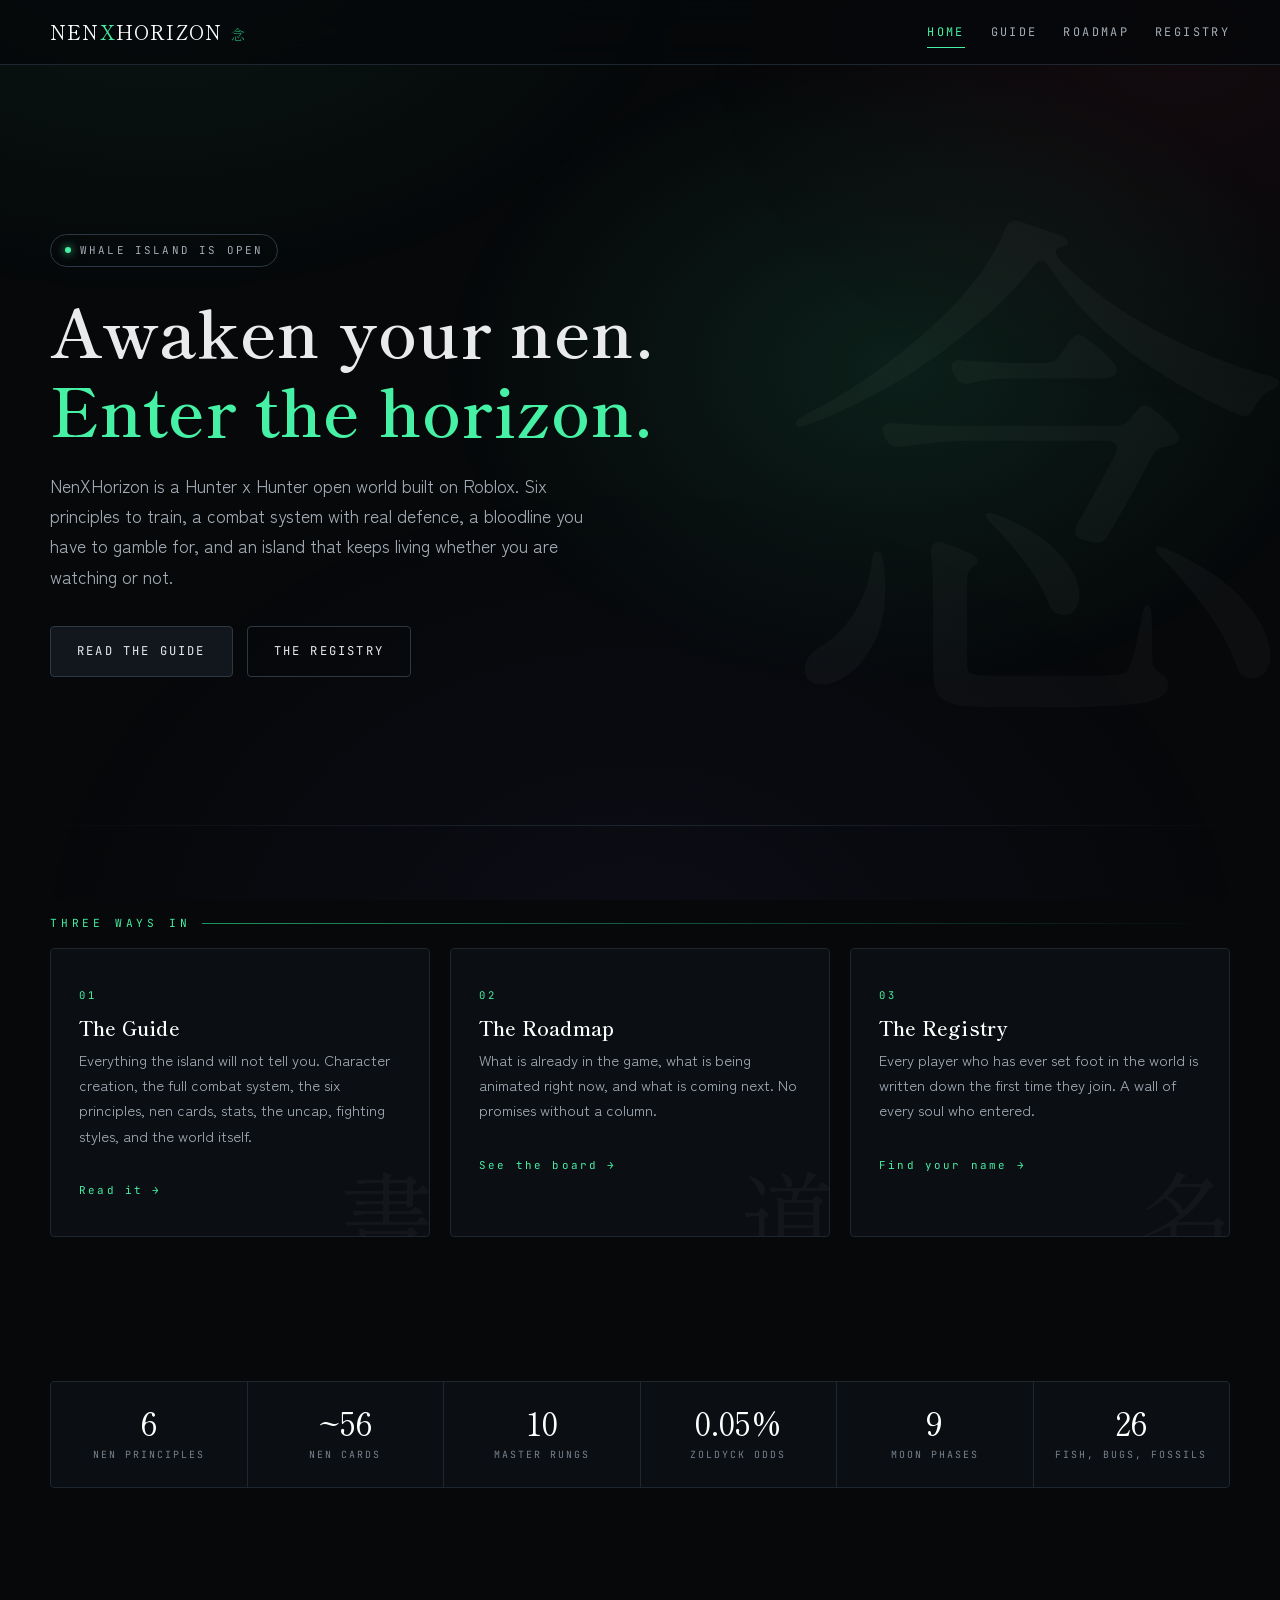
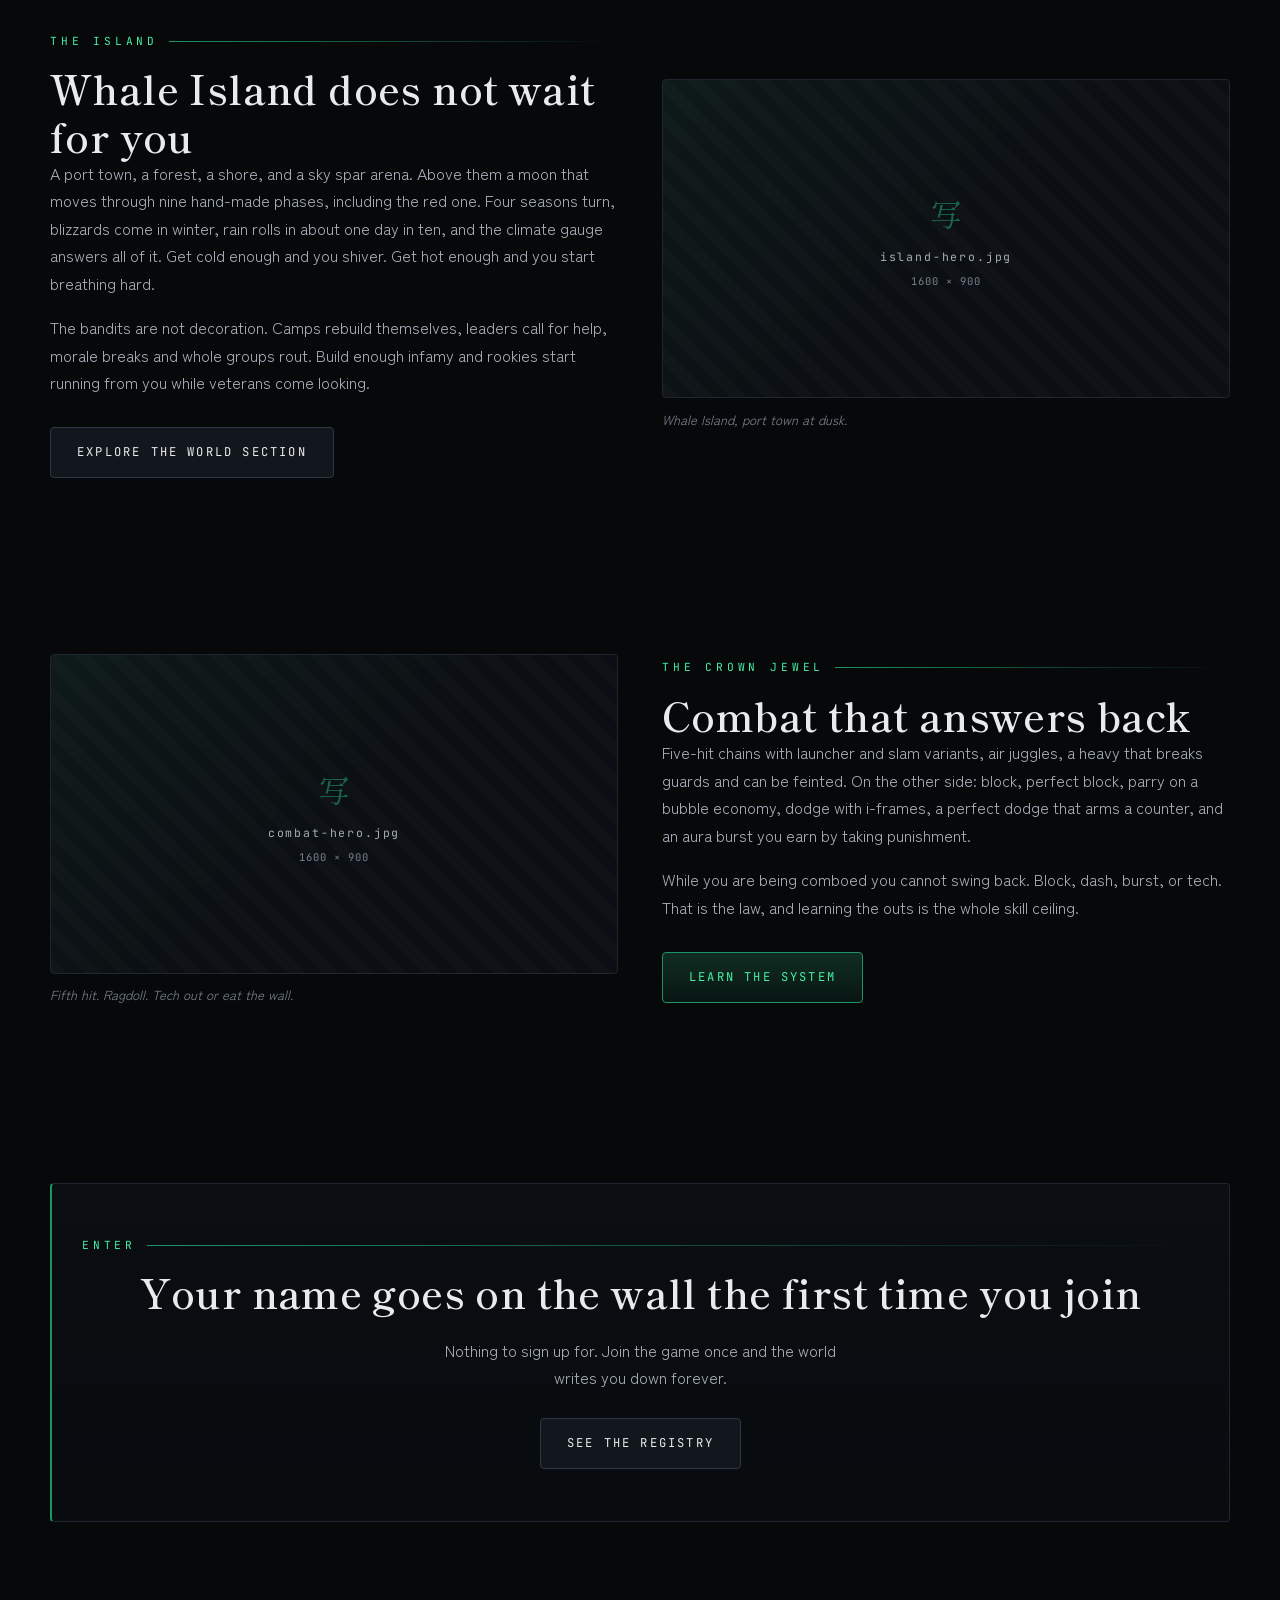
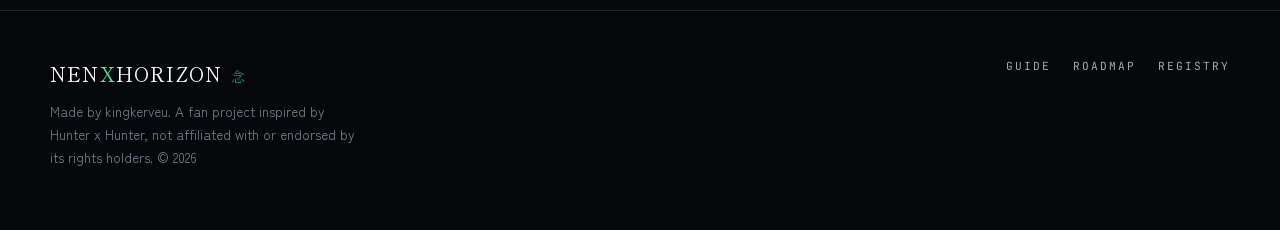
<file: nenxhorizon-website/index.html>
<!DOCTYPE html>
<html lang="en">
<head>
<meta charset="utf-8">
<meta name="viewport" content="width=device-width, initial-scale=1">
<title>NenXHorizon — a Hunter x Hunter open world on Roblox</title>
<meta name="description" content="NenXHorizon is a Hunter x Hunter open-world Roblox game. Six nen principles, a real combat system, a living island, and a registry of every soul who has ever entered.">
<meta property="og:title" content="NenXHorizon">
<meta property="og:description" content="A Hunter x Hunter open world on Roblox. Awaken your nen. Enter the horizon.">
<meta property="og:type" content="website">
<link rel="preconnect" href="https://fonts.googleapis.com">
<link rel="preconnect" href="https://fonts.gstatic.com" crossorigin>
<link href="https://fonts.googleapis.com/css2?family=Shippori+Mincho+B1:wght@500;600;700&family=Zen+Kaku+Gothic+New:wght@400;500;700&family=JetBrains+Mono:wght@400;500&display=swap" rel="stylesheet">
<link rel="stylesheet" href="assets/css/style.css">
</head>
<body>

<nav class="nav">
  <div class="nav__in">
    <a class="brand" href="index.html">
      <span class="brand__name">NEN<span>X</span>HORIZON</span>
      <span class="brand__kanji">念</span>
    </a>
    <button class="nav__burger" aria-label="Menu" aria-expanded="false">☰</button>
    <div class="nav__links">
      <a href="index.html" aria-current="page">Home</a>
      <a href="guide.html">Guide</a>
      <a href="board.html">Roadmap</a>
      <a href="registry.html">Registry</a>
      <a href="#" data-link="roblox">Play</a>
      <a href="#" data-link="discord">Discord</a>
    </div>
  </div>
</nav>

<main>

  <!-- ============ HERO ============ -->
  <section class="hero">
    <div class="hero__bg"></div>
    <div class="hero__kanji" aria-hidden="true">念</div>
    <div class="wrap">
      <div class="hero__in">
        <span class="pill"><i></i> Whale Island is open</span>
        <h1>Awaken your nen.<span class="split">Enter the horizon.</span></h1>
        <p class="lede">
          NenXHorizon is a Hunter x Hunter open world built on Roblox. Six principles to train,
          a combat system with real defence, a bloodline you have to gamble for, and an island
          that keeps living whether you are watching or not.
        </p>
        <div class="hero__cta">
          <a class="btn btn--primary" href="#" data-link="roblox">Play on Roblox</a>
          <a class="btn" href="guide.html">Read the guide</a>
          <a class="btn btn--ghost" href="registry.html">The registry</a>
        </div>
      </div>
    </div>
  </section>

  <hr class="rule">

  <!-- ============ THREE DOORS ============ -->
  <section class="section">
    <div class="wrap">
      <p class="eyebrow rv">Three ways in</p>
      <div class="doors rv">

        <a class="door" href="guide.html">
          <span class="door__cj" aria-hidden="true">書</span>
          <span class="door__n">01</span>
          <h3>The Guide</h3>
          <p>Everything the island will not tell you. Character creation, the full combat system,
             the six principles, nen cards, stats, the uncap, fighting styles, and the world itself.</p>
          <span class="door__go">Read it →</span>
        </a>

        <a class="door" href="board.html">
          <span class="door__cj" aria-hidden="true">道</span>
          <span class="door__n">02</span>
          <h3>The Roadmap</h3>
          <p>What is already in the game, what is being animated right now, and what is coming next.
             No promises without a column.</p>
          <span class="door__go">See the board →</span>
        </a>

        <a class="door" href="registry.html">
          <span class="door__cj" aria-hidden="true">名</span>
          <span class="door__n">03</span>
          <h3>The Registry</h3>
          <p>Every player who has ever set foot in the world is written down the first time they join.
             A wall of every soul who entered.</p>
          <span class="door__go">Find your name →</span>
        </a>

      </div>
    </div>
  </section>

  <!-- ============ FACTS ============ -->
  <section class="section section--tight">
    <div class="wrap">
      <div class="facts rv">
        <div class="fact"><div class="fact__n">6</div><div class="fact__l">Nen principles</div></div>
        <div class="fact"><div class="fact__n">~56</div><div class="fact__l">Nen cards</div></div>
        <div class="fact"><div class="fact__n">10</div><div class="fact__l">Master rungs</div></div>
        <div class="fact"><div class="fact__n">0.05%</div><div class="fact__l">Zoldyck odds</div></div>
        <div class="fact"><div class="fact__n">9</div><div class="fact__l">Moon phases</div></div>
        <div class="fact"><div class="fact__n">26</div><div class="fact__l">Fish, bugs, fossils</div></div>
      </div>
    </div>
  </section>

  <!-- ============ THE ISLAND ============ -->
  <section class="section">
    <div class="wrap">
      <div class="grid grid--2" style="align-items:center;gap:44px">
        <div class="rv">
          <p class="eyebrow">The island</p>
          <h2>Whale Island does not wait for you</h2>
          <p class="muted">
            A port town, a forest, a shore, and a sky spar arena. Above them a moon that moves through
            nine hand-made phases, including the red one. Four seasons turn, blizzards come in winter,
            rain rolls in about one day in ten, and the climate gauge answers all of it. Get cold enough
            and you shiver. Get hot enough and you start breathing hard.
          </p>
          <p class="muted">
            The bandits are not decoration. Camps rebuild themselves, leaders call for help, morale breaks
            and whole groups rout. Build enough infamy and rookies start running from you while veterans
            come looking.
          </p>
          <a class="btn" href="guide.html#world" style="margin-top:14px">Explore the world section</a>
        </div>
        <figure class="shot rv">
          <div class="shot__frame" data-shot="island-hero.jpg" data-size="1600 × 900" data-label="island-hero.jpg"></div>
          <figcaption>Whale Island, port town at dusk.</figcaption>
        </figure>
      </div>
    </div>
  </section>

  <!-- ============ COMBAT TEASER ============ -->
  <section class="section">
    <div class="wrap">
      <div class="grid grid--2" style="align-items:center;gap:44px">
        <figure class="shot rv" style="order:-1">
          <div class="shot__frame" data-shot="combat-hero.jpg" data-size="1600 × 900" data-label="combat-hero.jpg"></div>
          <figcaption>Fifth hit. Ragdoll. Tech out or eat the wall.</figcaption>
        </figure>
        <div class="rv">
          <p class="eyebrow">The crown jewel</p>
          <h2>Combat that answers back</h2>
          <p class="muted">
            Five-hit chains with launcher and slam variants, air juggles, a heavy that breaks guards and
            can be feinted. On the other side: block, perfect block, parry on a bubble economy, dodge with
            i-frames, a perfect dodge that arms a counter, and an aura burst you earn by taking punishment.
          </p>
          <p class="muted">
            While you are being comboed you cannot swing back. Block, dash, burst, or tech. That is the law,
            and learning the outs is the whole skill ceiling.
          </p>
          <a class="btn btn--primary" href="guide.html#combat" style="margin-top:14px">Learn the system</a>
        </div>
      </div>
    </div>
  </section>

  <!-- ============ CTA ============ -->
  <section class="section">
    <div class="wrap">
      <div class="panel panel--accent rv" style="text-align:center;padding:52px 30px">
        <p class="eyebrow" style="justify-content:center">Enter</p>
        <h2 style="margin-bottom:.5em">Your name goes on the wall the first time you join</h2>
        <p class="muted" style="max-width:52ch;margin:0 auto 26px">
          Nothing to sign up for. Join the game once and the world writes you down forever.
        </p>
        <div class="hero__cta" style="justify-content:center;margin-top:0">
          <a class="btn btn--primary" href="#" data-link="roblox">Play on Roblox</a>
          <a class="btn" href="registry.html">See the registry</a>
        </div>
      </div>
    </div>
  </section>

</main>

<footer class="foot">
  <div class="wrap foot__in">
    <div>
      <div class="brand" style="margin-bottom:.6rem">
        <span class="brand__name">NEN<span>X</span>HORIZON</span>
        <span class="brand__kanji">念</span>
      </div>
      <p class="foot__note">
        Made by kingkerveu. A fan project inspired by Hunter x Hunter, not affiliated with or endorsed by
        its rights holders. © <span data-year>2026</span>
      </p>
    </div>
    <div class="foot__links">
      <a href="guide.html">Guide</a>
      <a href="board.html">Roadmap</a>
      <a href="registry.html">Registry</a>
      <a href="#" data-link="roblox">Roblox</a>
      <a href="#" data-link="discord">Discord</a>
      <a href="#" data-link="group">Group</a>
      <a href="#" data-link="youtube">YouTube</a>
    </div>
  </div>
</footer>

<script src="assets/js/links.js"></script>
<script src="assets/js/site.js"></script>
</body>
</html>
</file>
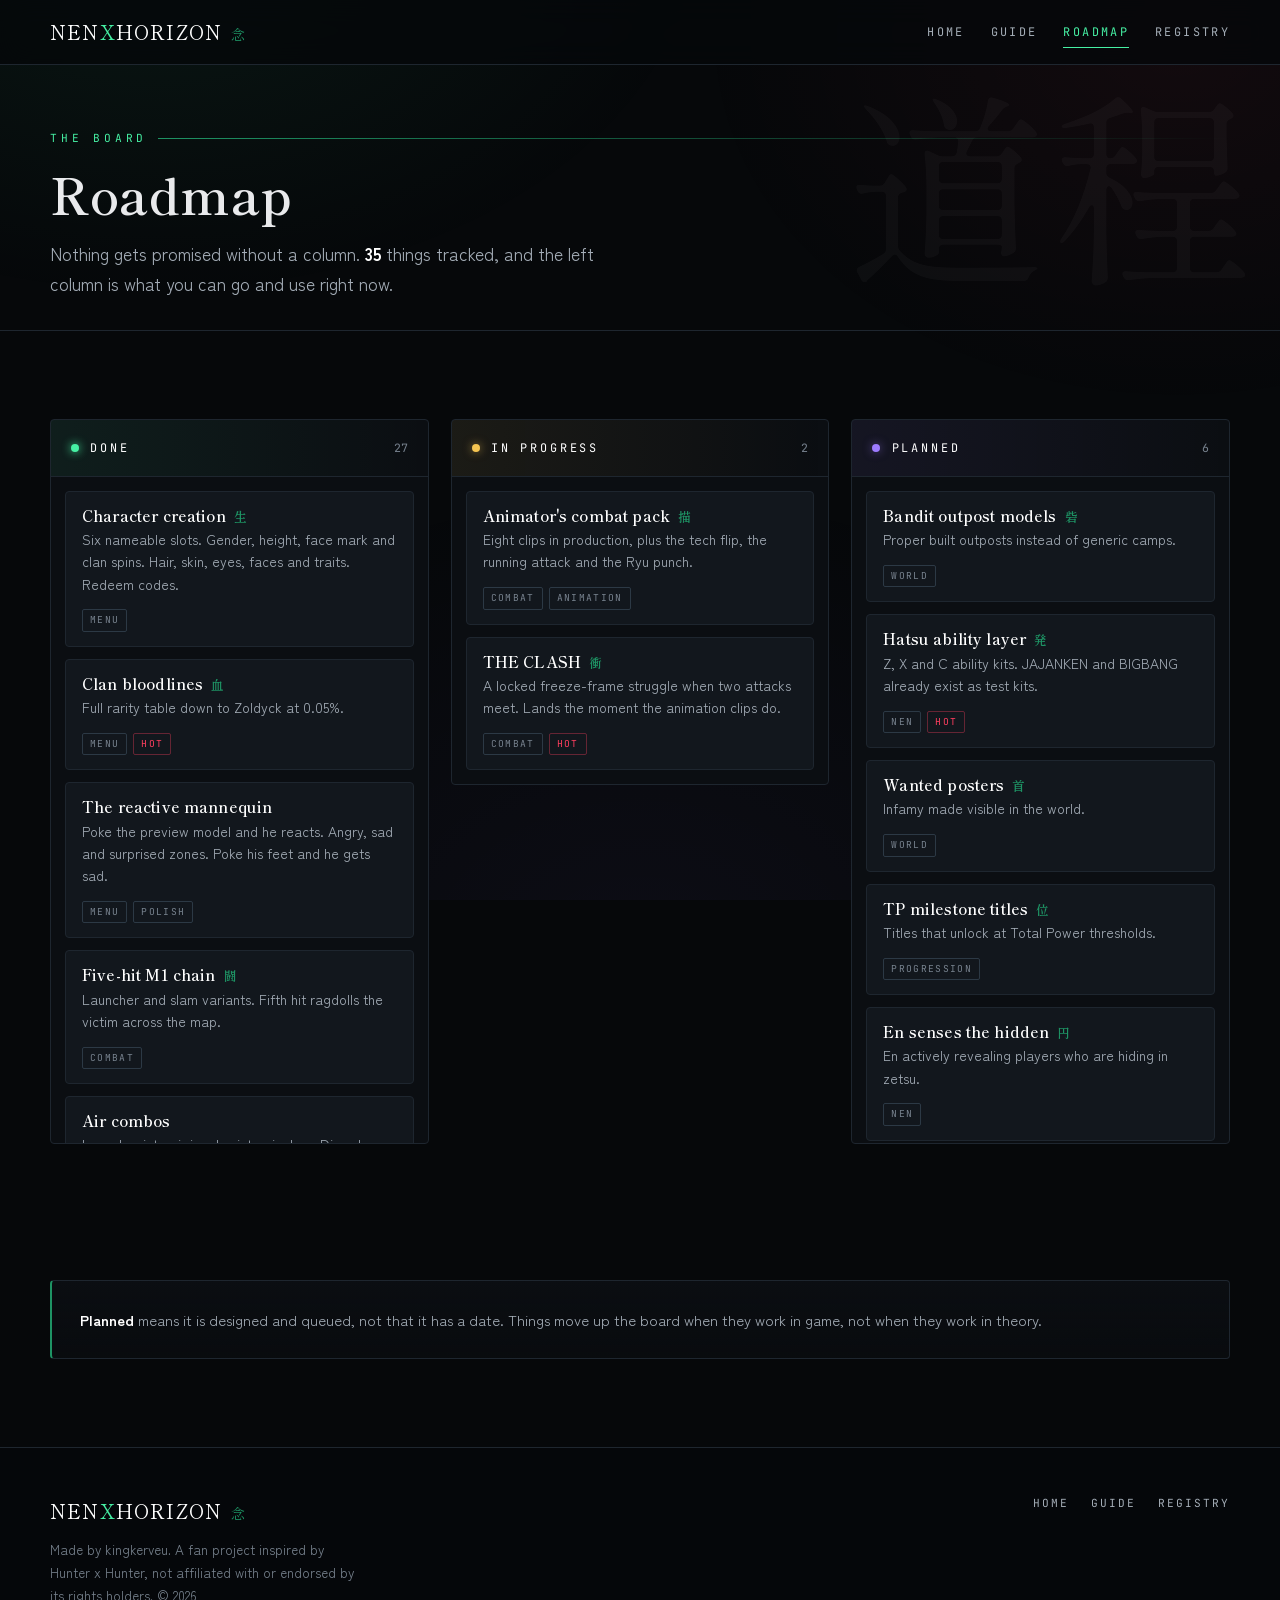
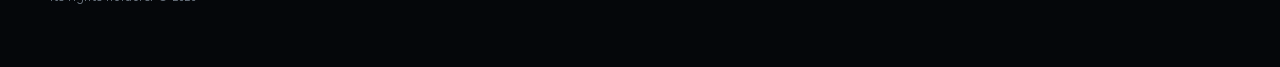
<file: nenxhorizon-website/board.html>
<!DOCTYPE html>
<html lang="en">
<head>
<meta charset="utf-8">
<meta name="viewport" content="width=device-width, initial-scale=1">
<title>Roadmap — NenXHorizon</title>
<meta name="description" content="What is already in NenXHorizon, what is being built right now, and what is planned next.">
<link rel="preconnect" href="https://fonts.googleapis.com">
<link rel="preconnect" href="https://fonts.gstatic.com" crossorigin>
<link href="https://fonts.googleapis.com/css2?family=Shippori+Mincho+B1:wght@500;600;700&family=Zen+Kaku+Gothic+New:wght@400;500;700&family=JetBrains+Mono:wght@400;500&display=swap" rel="stylesheet">
<link rel="stylesheet" href="assets/css/style.css">
</head>
<body>

<nav class="nav">
  <div class="nav__in">
    <a class="brand" href="index.html">
      <span class="brand__name">NEN<span>X</span>HORIZON</span>
      <span class="brand__kanji">念</span>
    </a>
    <button class="nav__burger" aria-label="Menu" aria-expanded="false">☰</button>
    <div class="nav__links">
      <a href="index.html">Home</a>
      <a href="guide.html">Guide</a>
      <a href="board.html" aria-current="page">Roadmap</a>
      <a href="registry.html">Registry</a>
      <a href="#" data-link="roblox">Play</a>
      <a href="#" data-link="discord">Discord</a>
    </div>
  </div>
</nav>

<header class="phead">
  <span class="phead__cj" aria-hidden="true">道程</span>
  <div class="wrap">
    <p class="eyebrow">The board</p>
    <h1>Roadmap</h1>
    <p class="lede" style="margin-top:1rem">
      Nothing gets promised without a column. <strong id="board-total">0</strong> things tracked, and the
      left column is what you can go and use right now.
    </p>
  </div>
</header>

<main class="wrap section">
  <div class="board">

    <section class="col col--done rv">
      <div class="col__head">
        <span class="col__dot"></span>
        <span class="col__title">Done</span>
        <span class="col__count" id="count-done">0</span>
      </div>
      <div class="col__body" id="col-done"></div>
    </section>

    <section class="col col--wip rv">
      <div class="col__head">
        <span class="col__dot"></span>
        <span class="col__title">In progress</span>
        <span class="col__count" id="count-doing">0</span>
      </div>
      <div class="col__body" id="col-doing"></div>
    </section>

    <section class="col col--plan rv">
      <div class="col__head">
        <span class="col__dot"></span>
        <span class="col__title">Planned</span>
        <span class="col__count" id="count-planned">0</span>
      </div>
      <div class="col__body" id="col-planned"></div>
    </section>

  </div>

  <div class="panel panel--accent rv" style="margin-top:36px">
    <p class="muted" style="font-size:.92rem;margin:0">
      <strong>Planned</strong> means it is designed and queued, not that it has a date. Things move up the board
      when they work in game, not when they work in theory.
    </p>
  </div>
</main>

<footer class="foot">
  <div class="wrap foot__in">
    <div>
      <div class="brand" style="margin-bottom:.6rem">
        <span class="brand__name">NEN<span>X</span>HORIZON</span>
        <span class="brand__kanji">念</span>
      </div>
      <p class="foot__note">
        Made by kingkerveu. A fan project inspired by Hunter x Hunter, not affiliated with or endorsed by
        its rights holders. © <span data-year>2026</span>
      </p>
    </div>
    <div class="foot__links">
      <a href="index.html">Home</a>
      <a href="guide.html">Guide</a>
      <a href="registry.html">Registry</a>
      <a href="#" data-link="roblox">Roblox</a>
      <a href="#" data-link="discord">Discord</a>
      <a href="#" data-link="group">Group</a>
      <a href="#" data-link="youtube">YouTube</a>
    </div>
  </div>
</footer>

<script src="assets/js/links.js"></script>
<script src="data/board.js"></script>
<script src="assets/js/board.js"></script>
<script src="assets/js/site.js"></script>
</body>
</html>
</file>
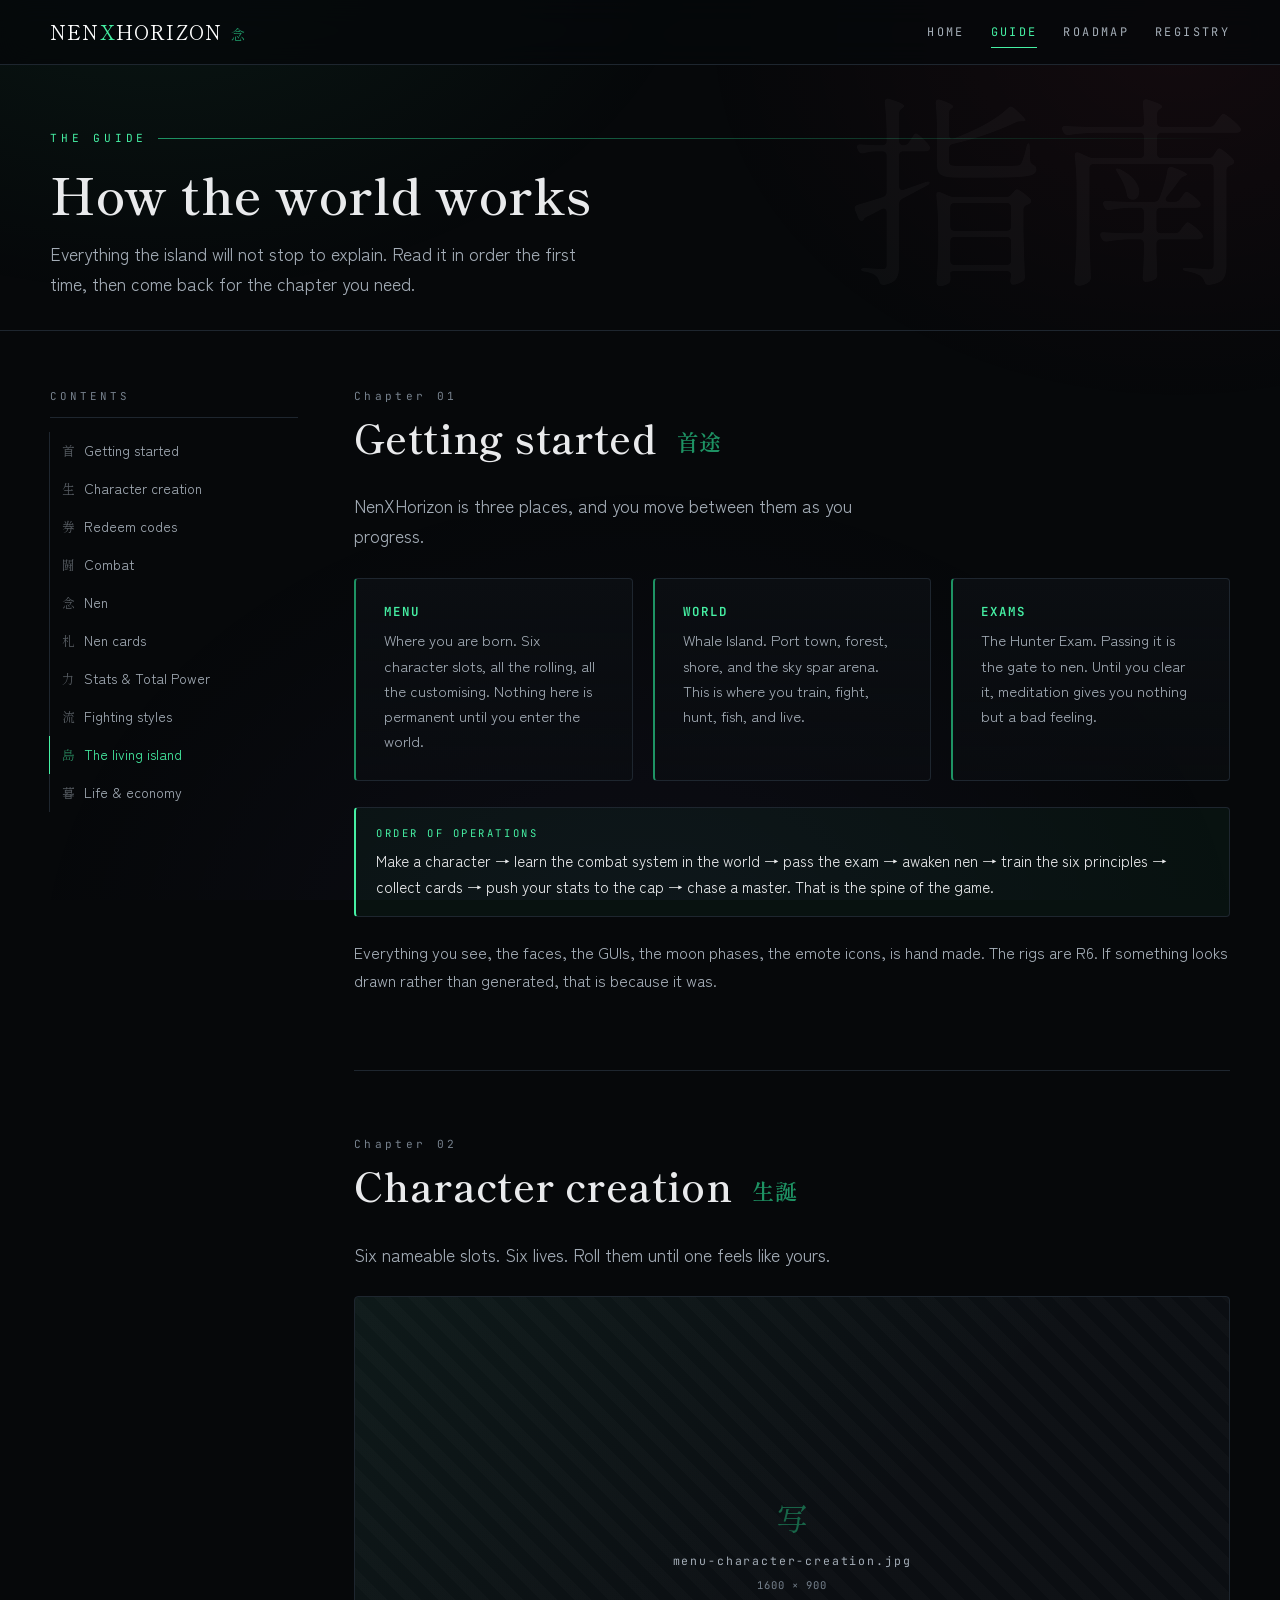
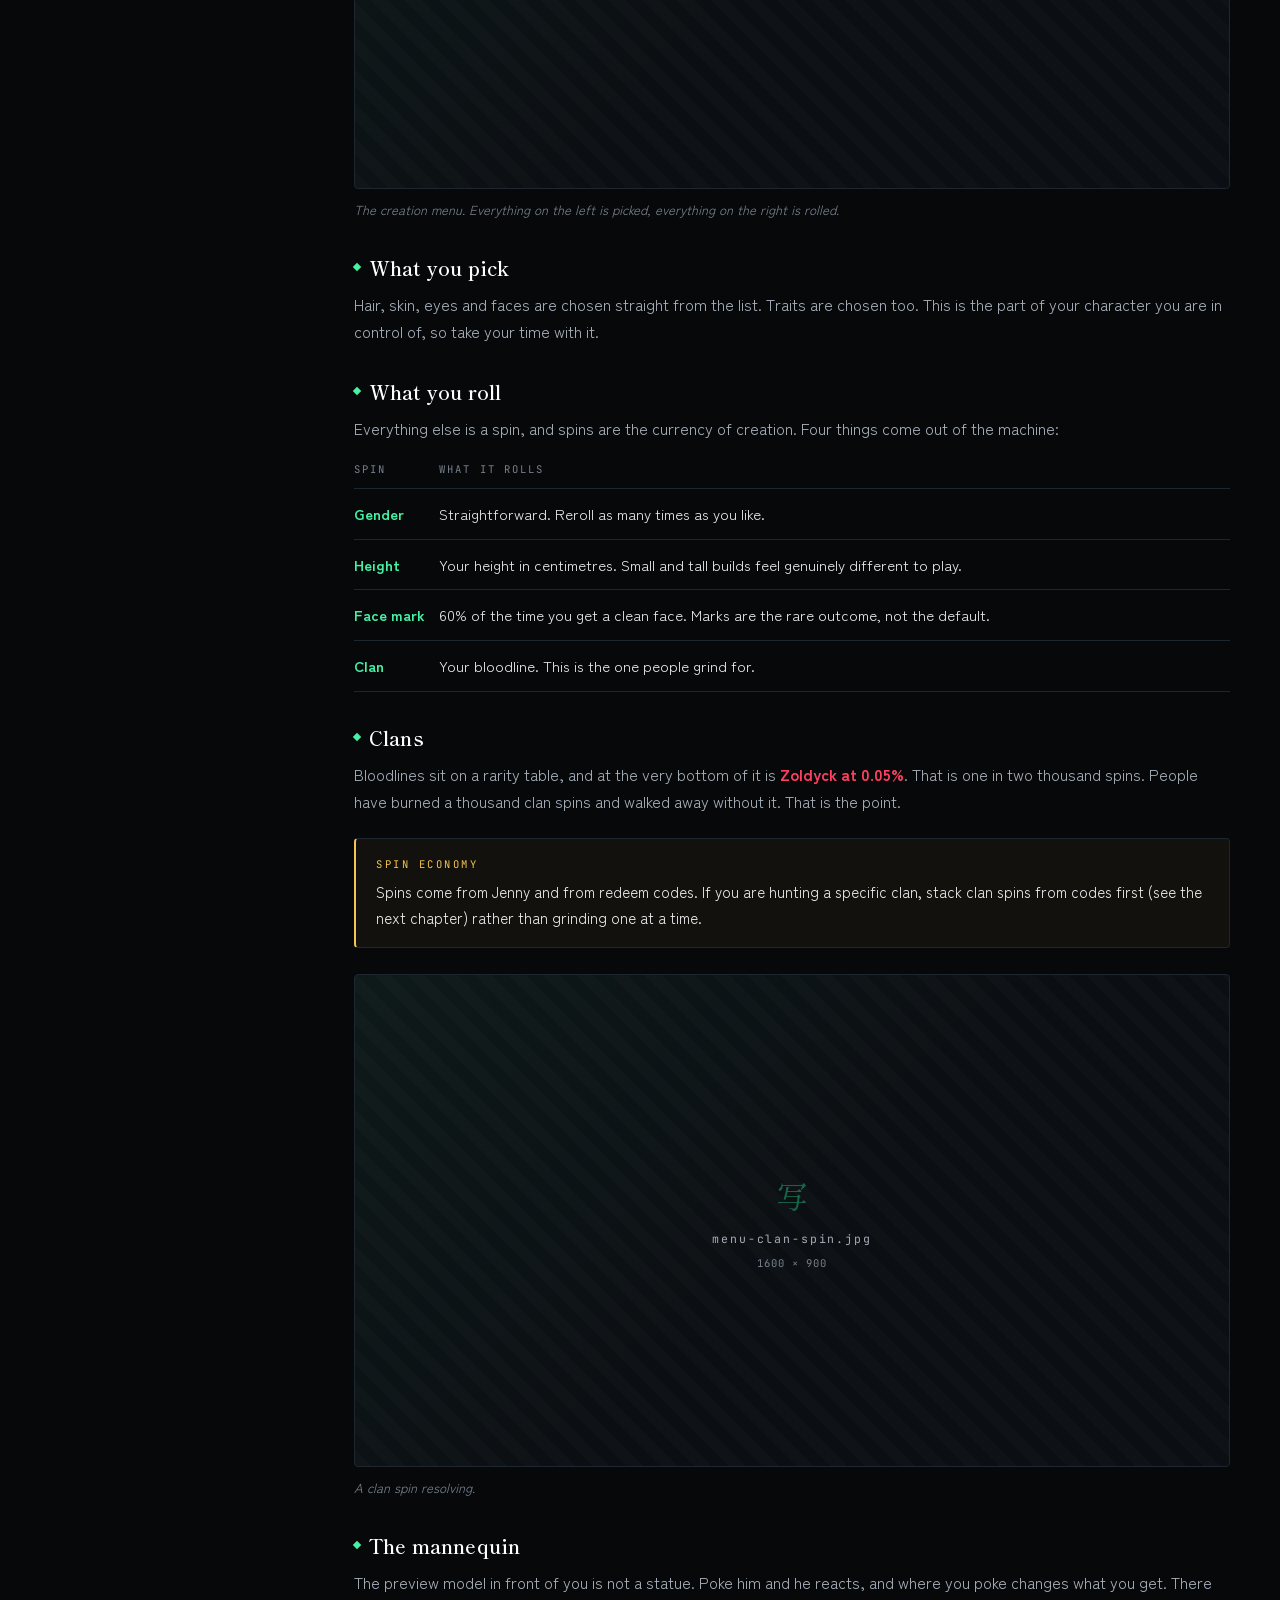
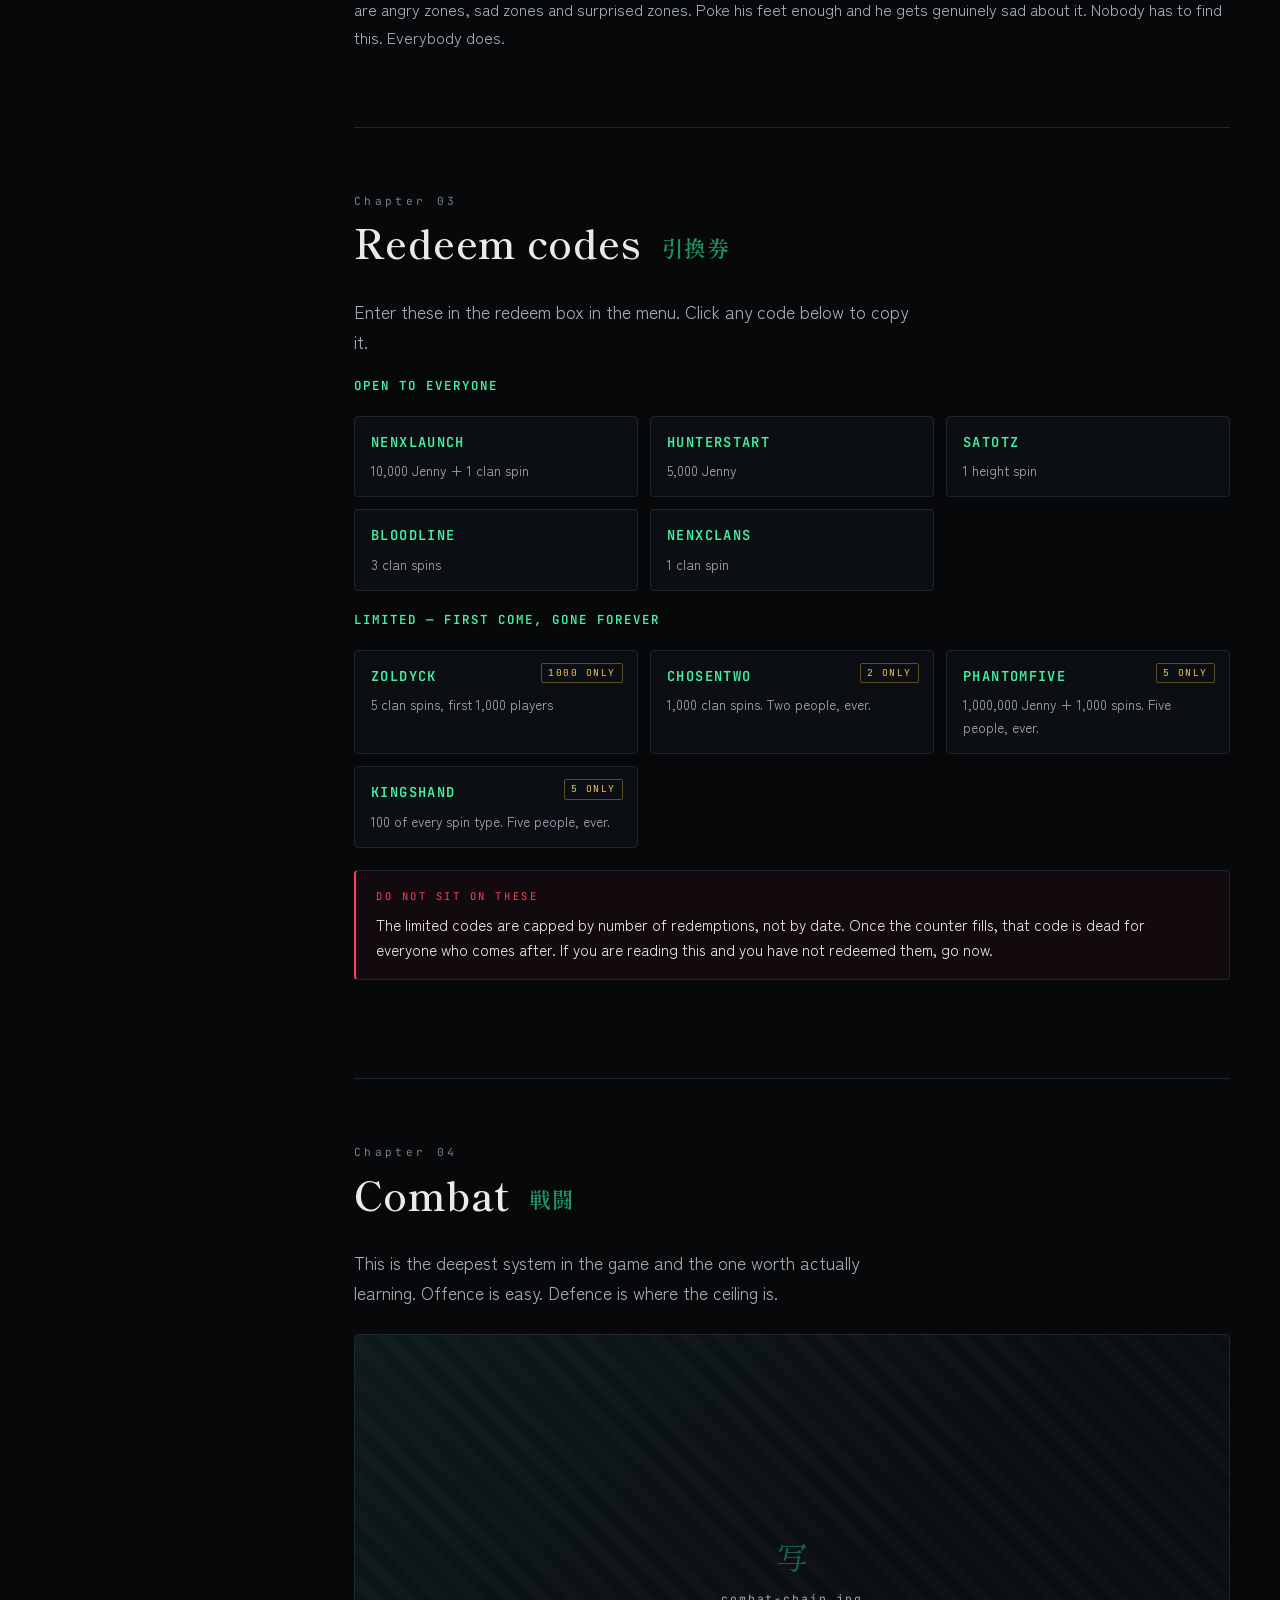
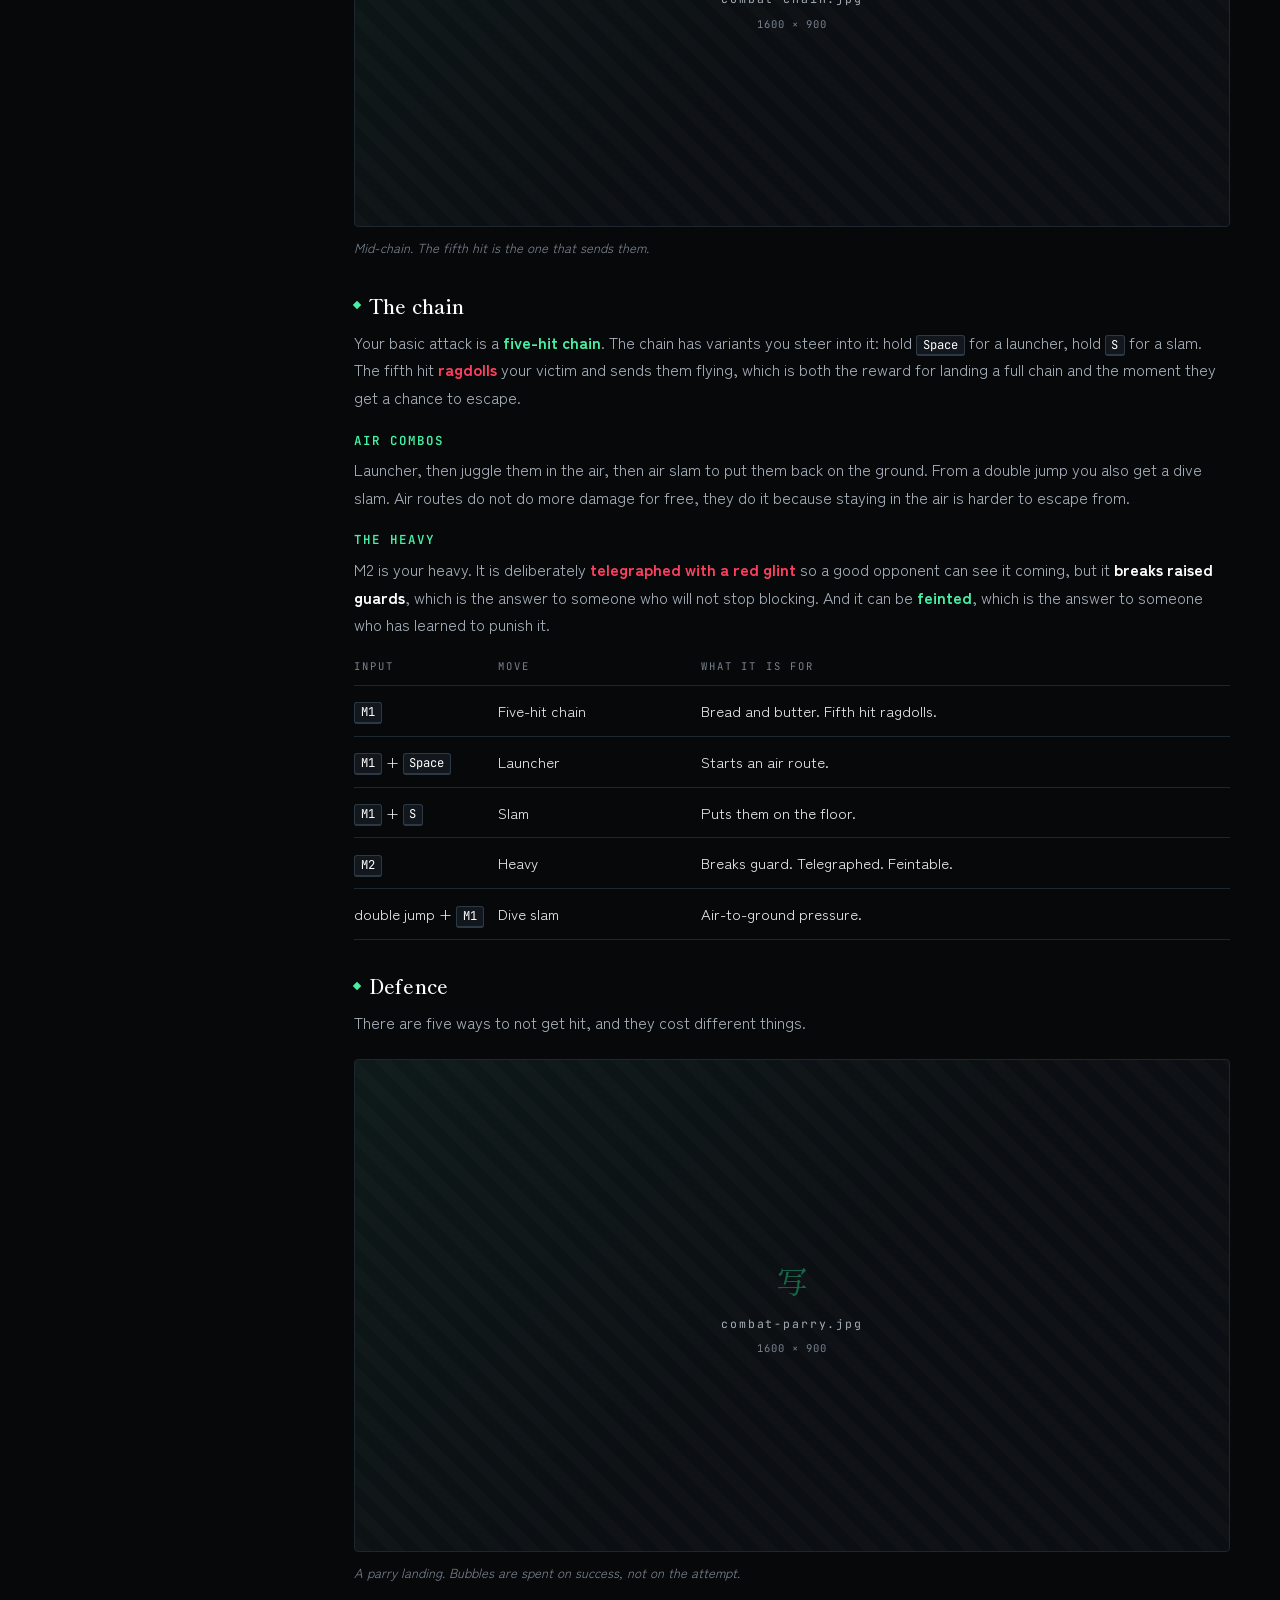
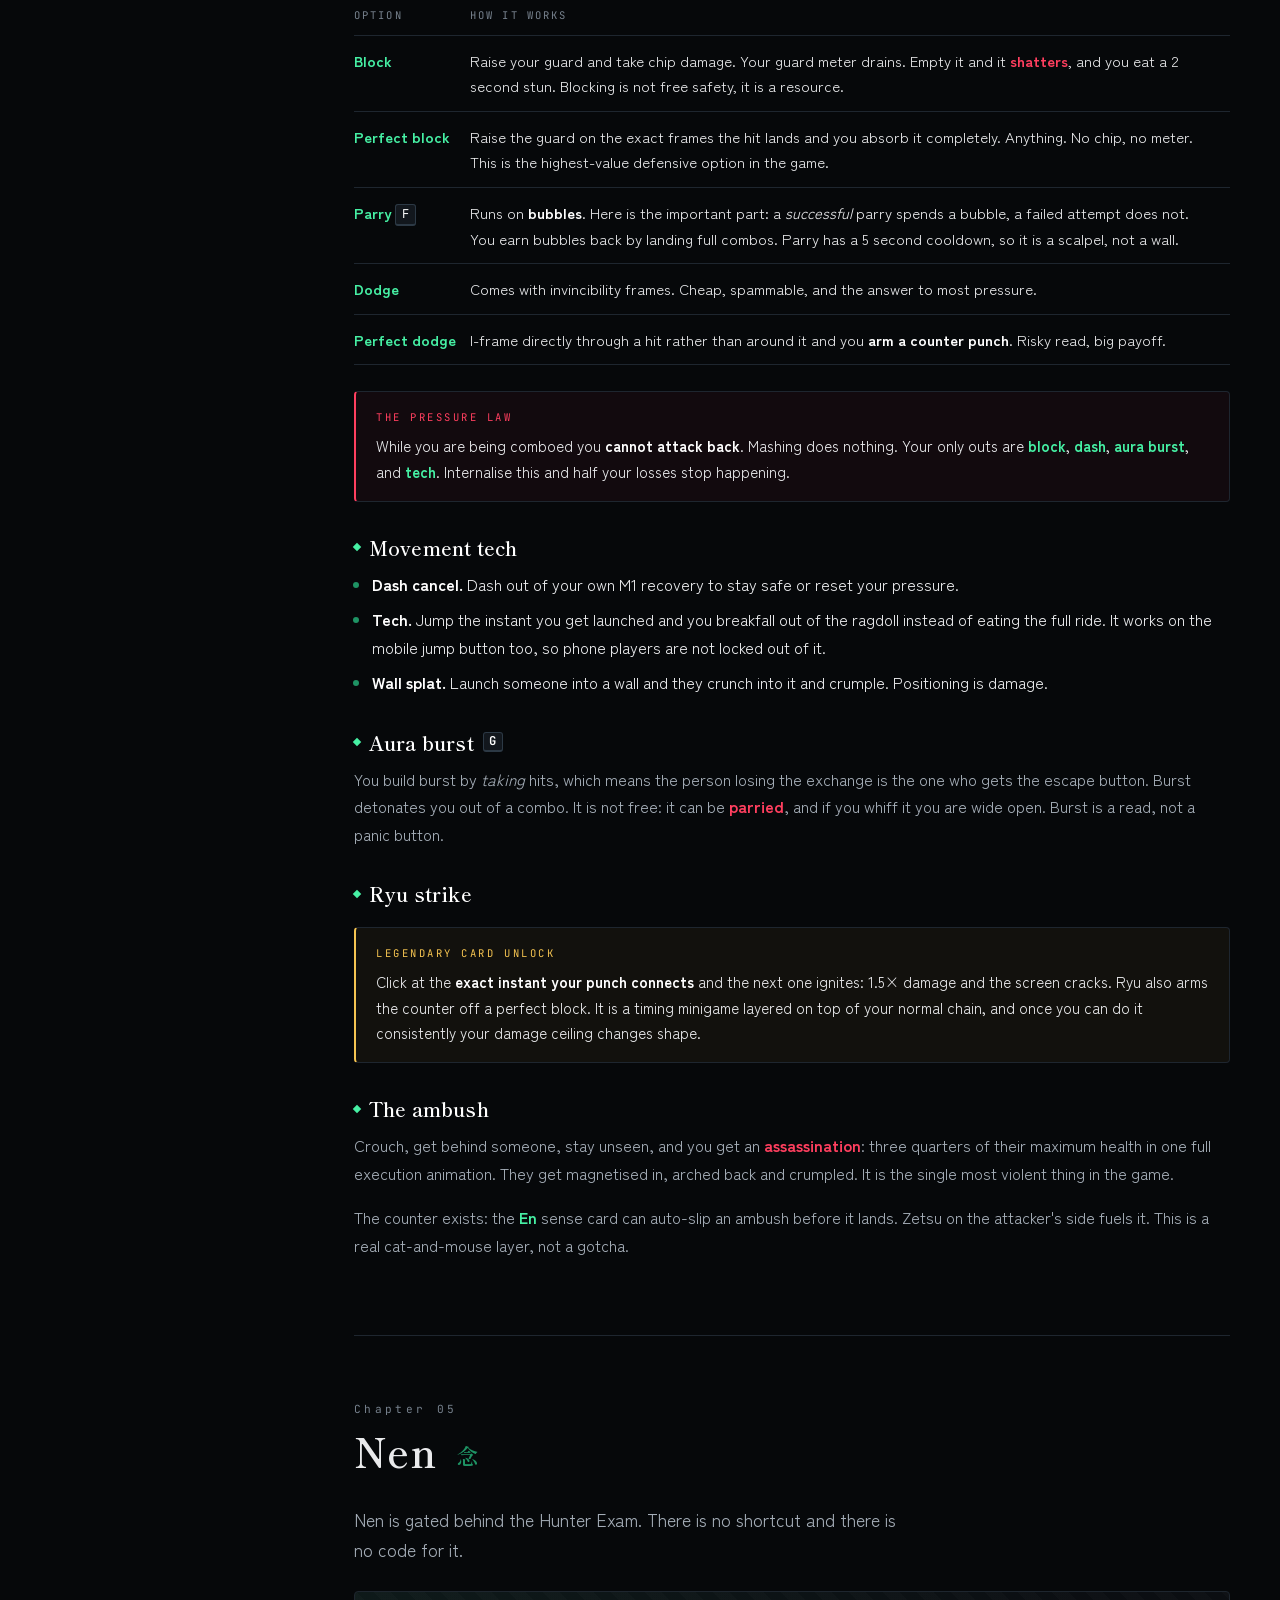
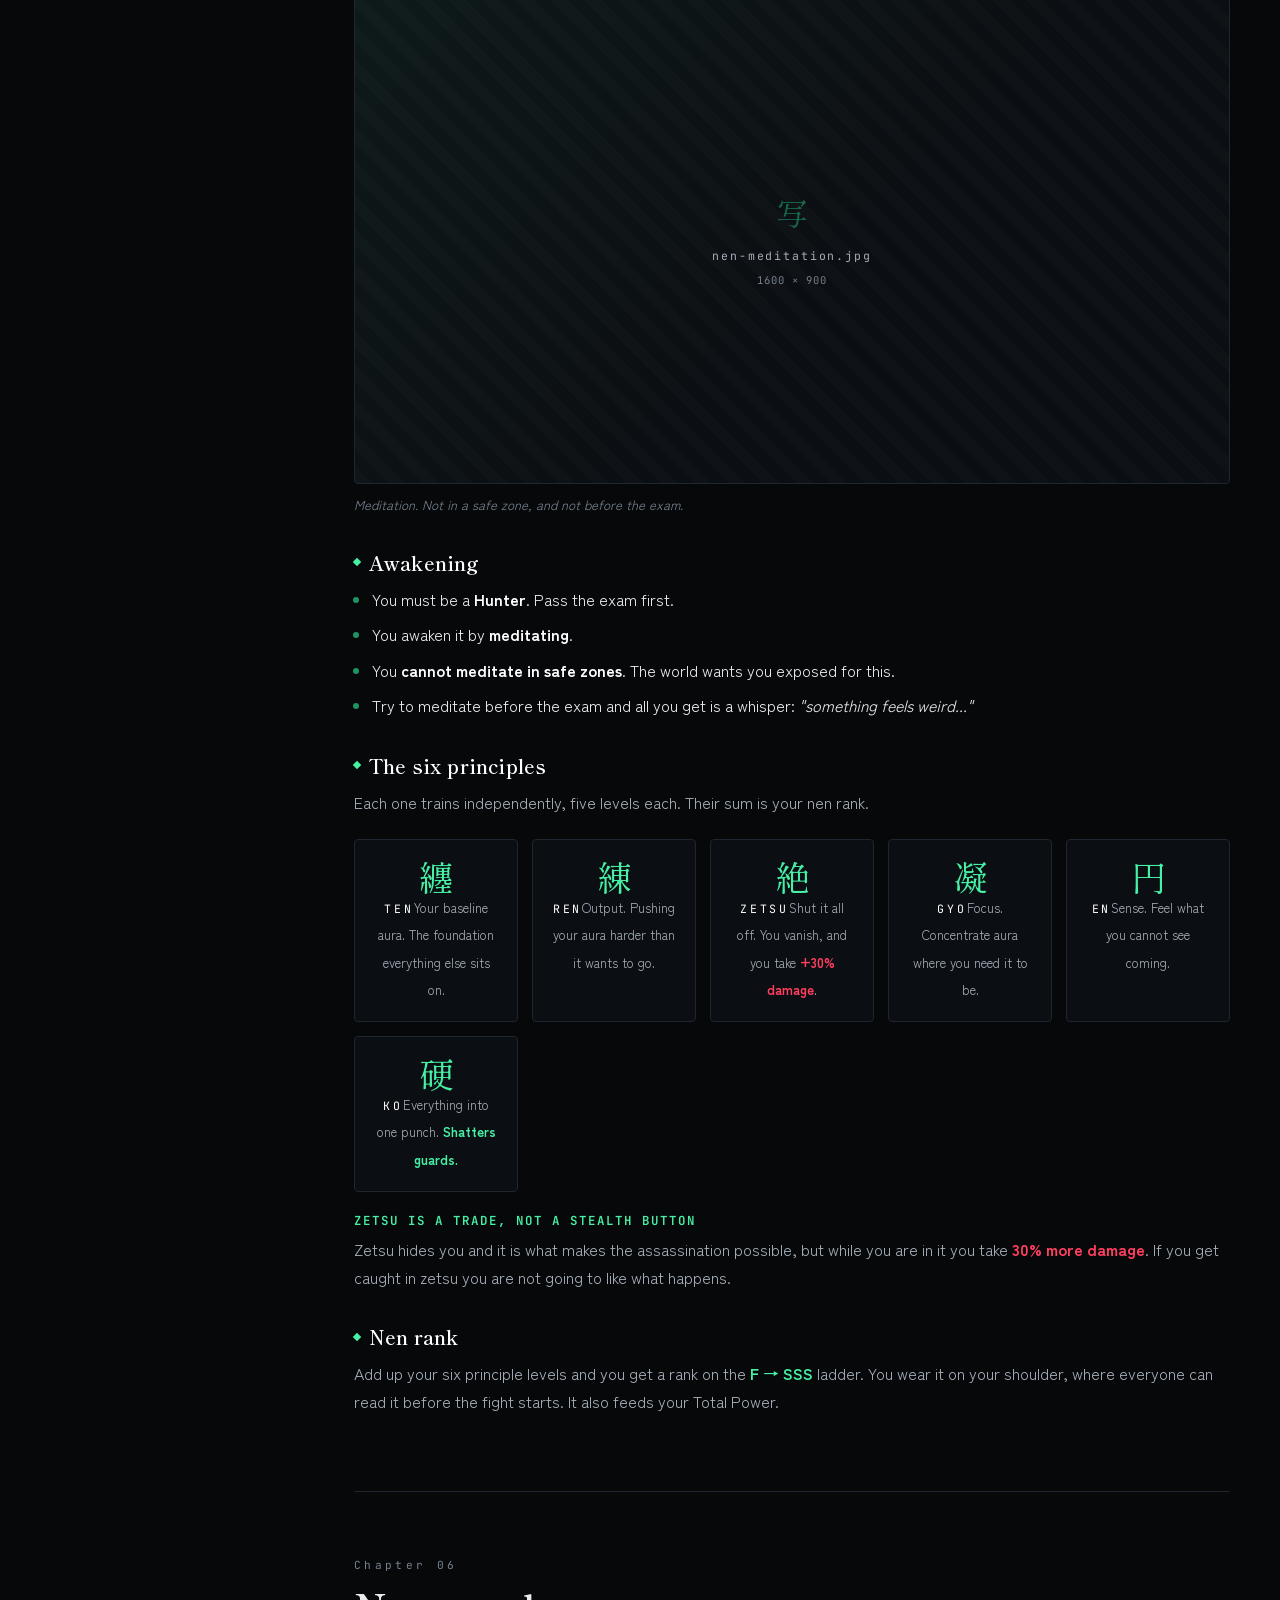
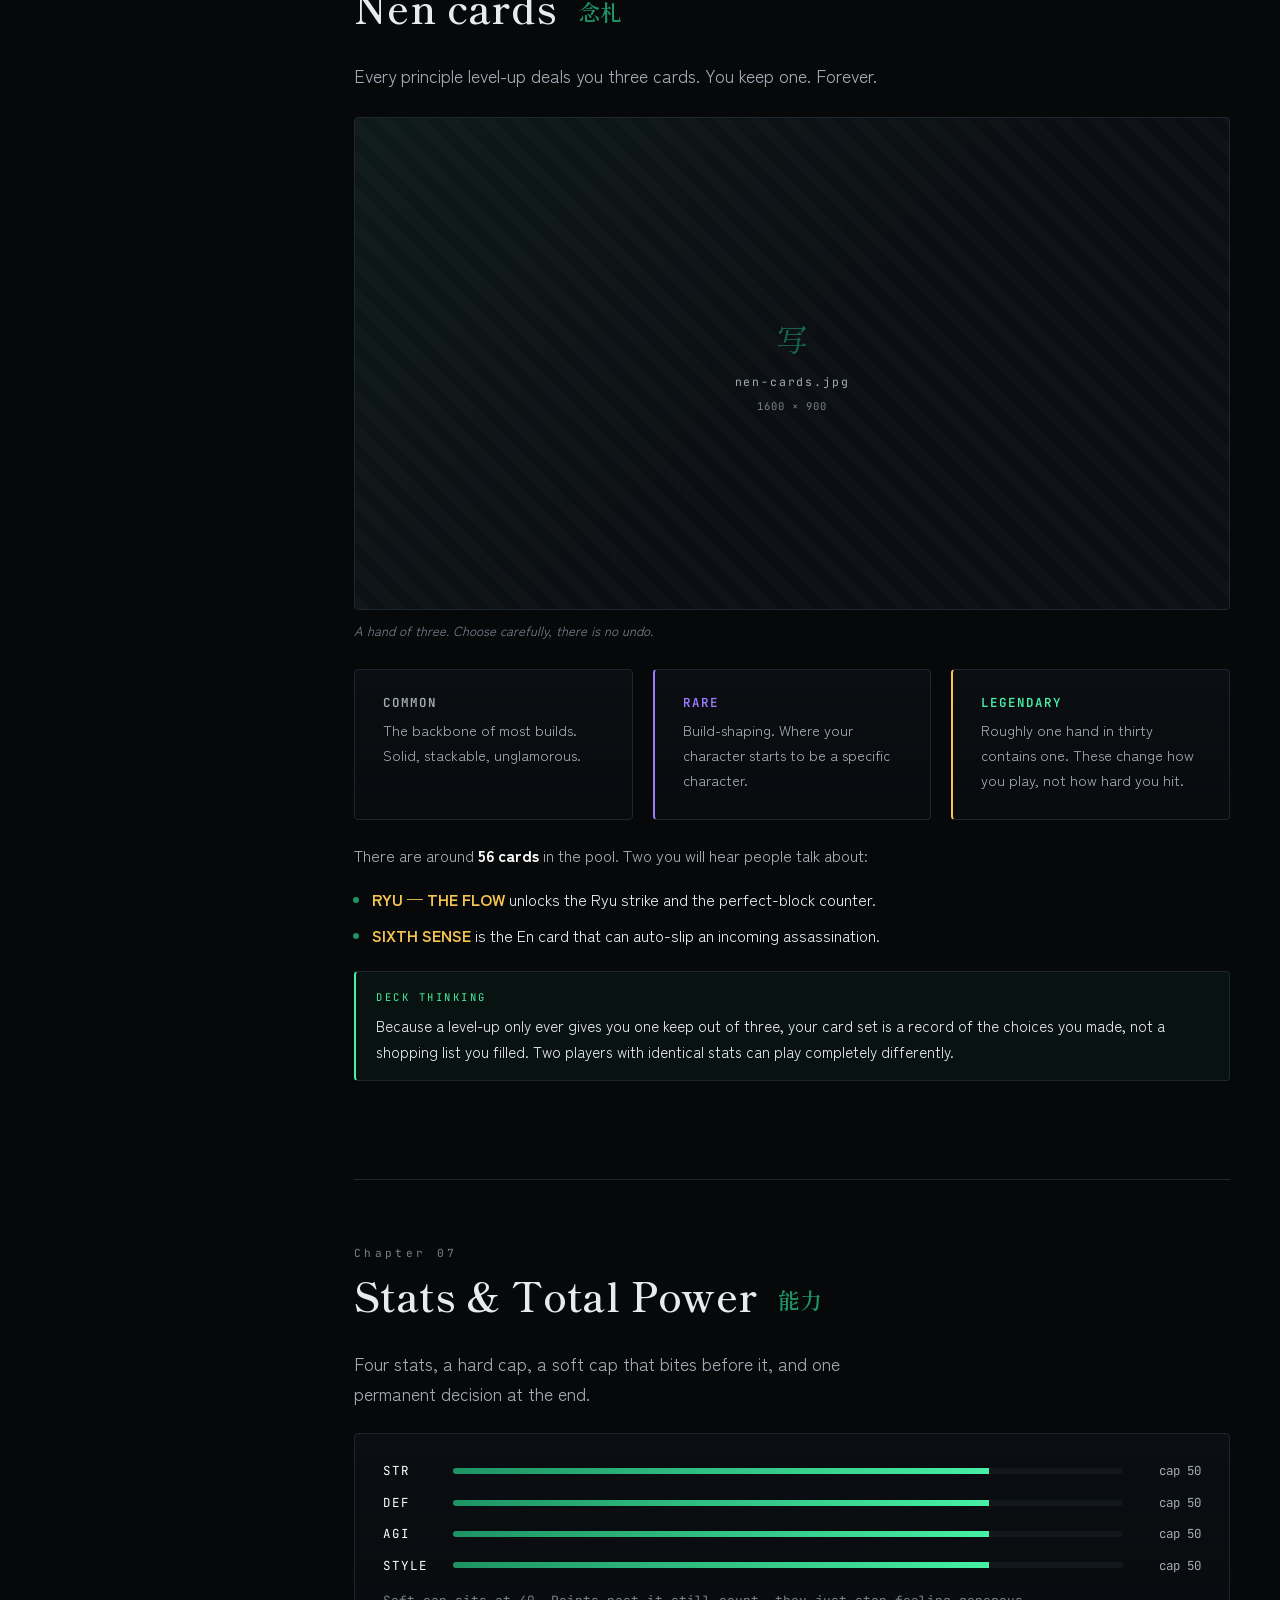
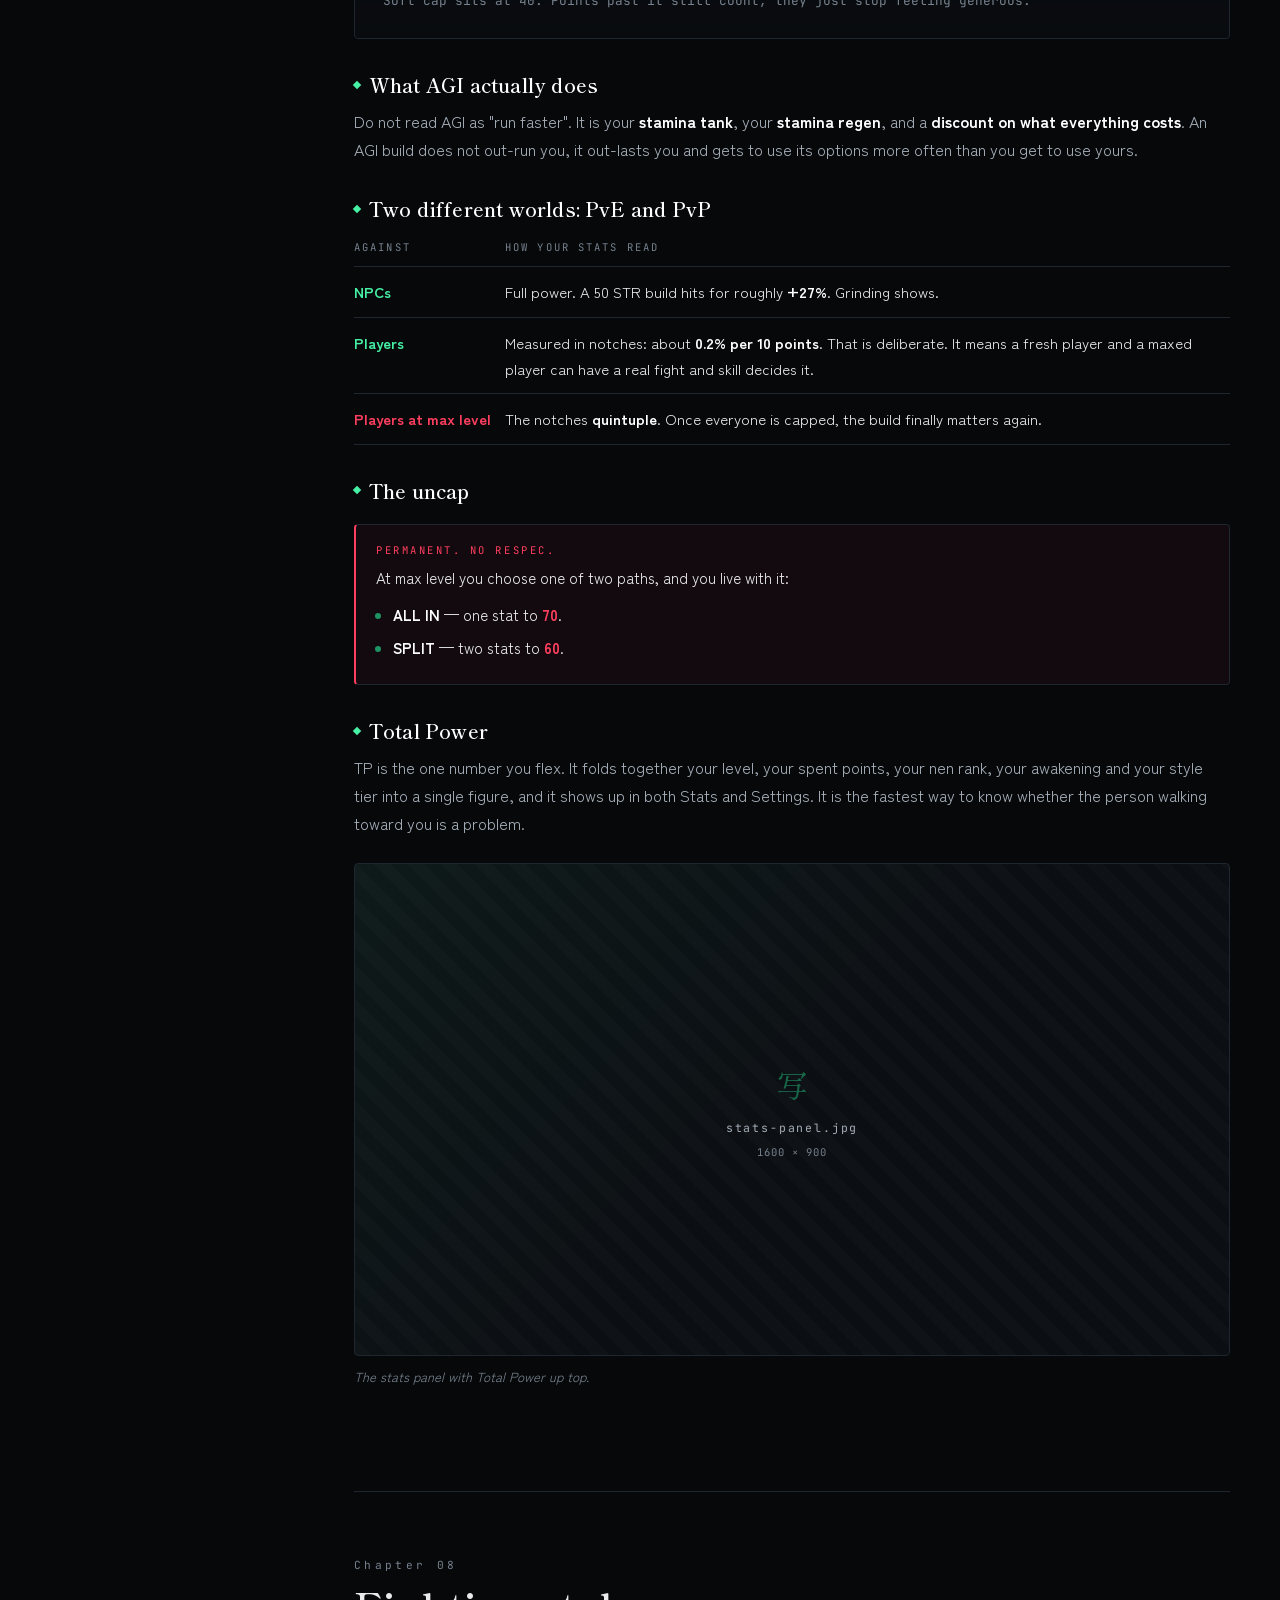
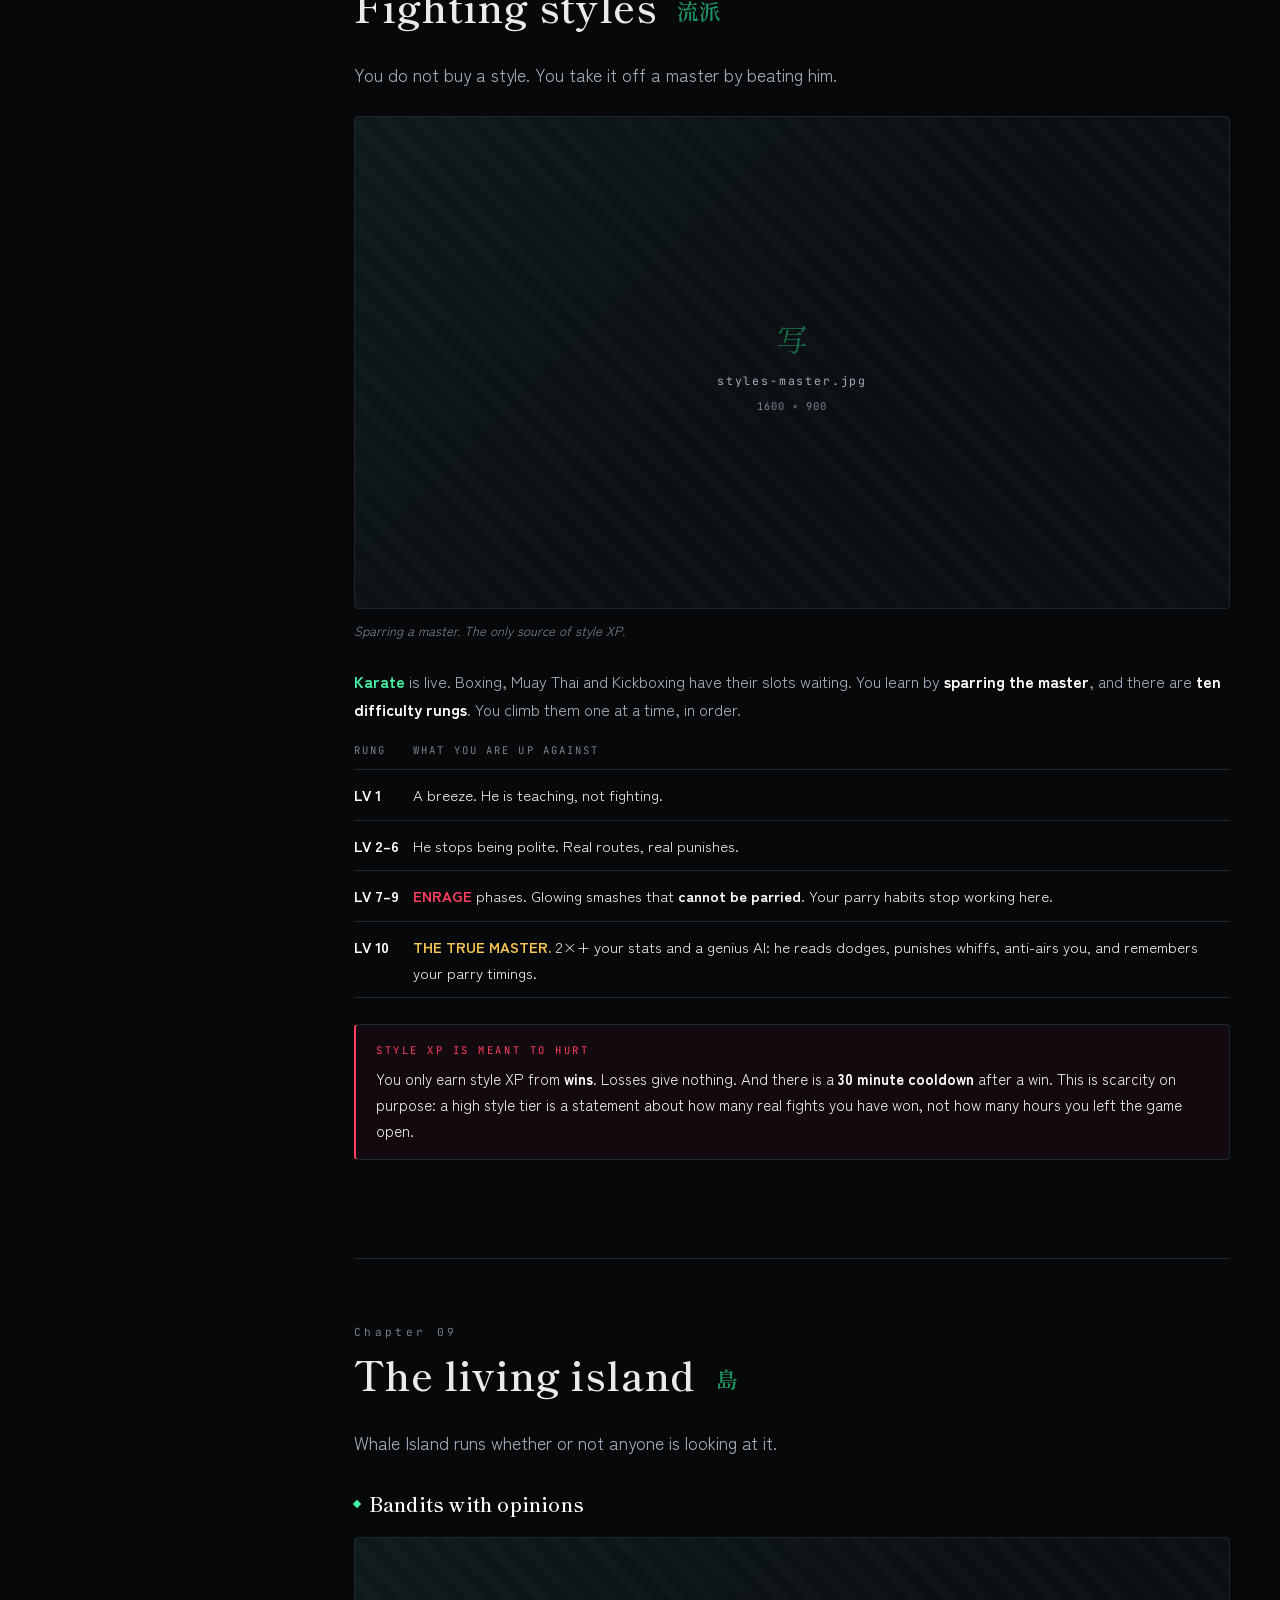
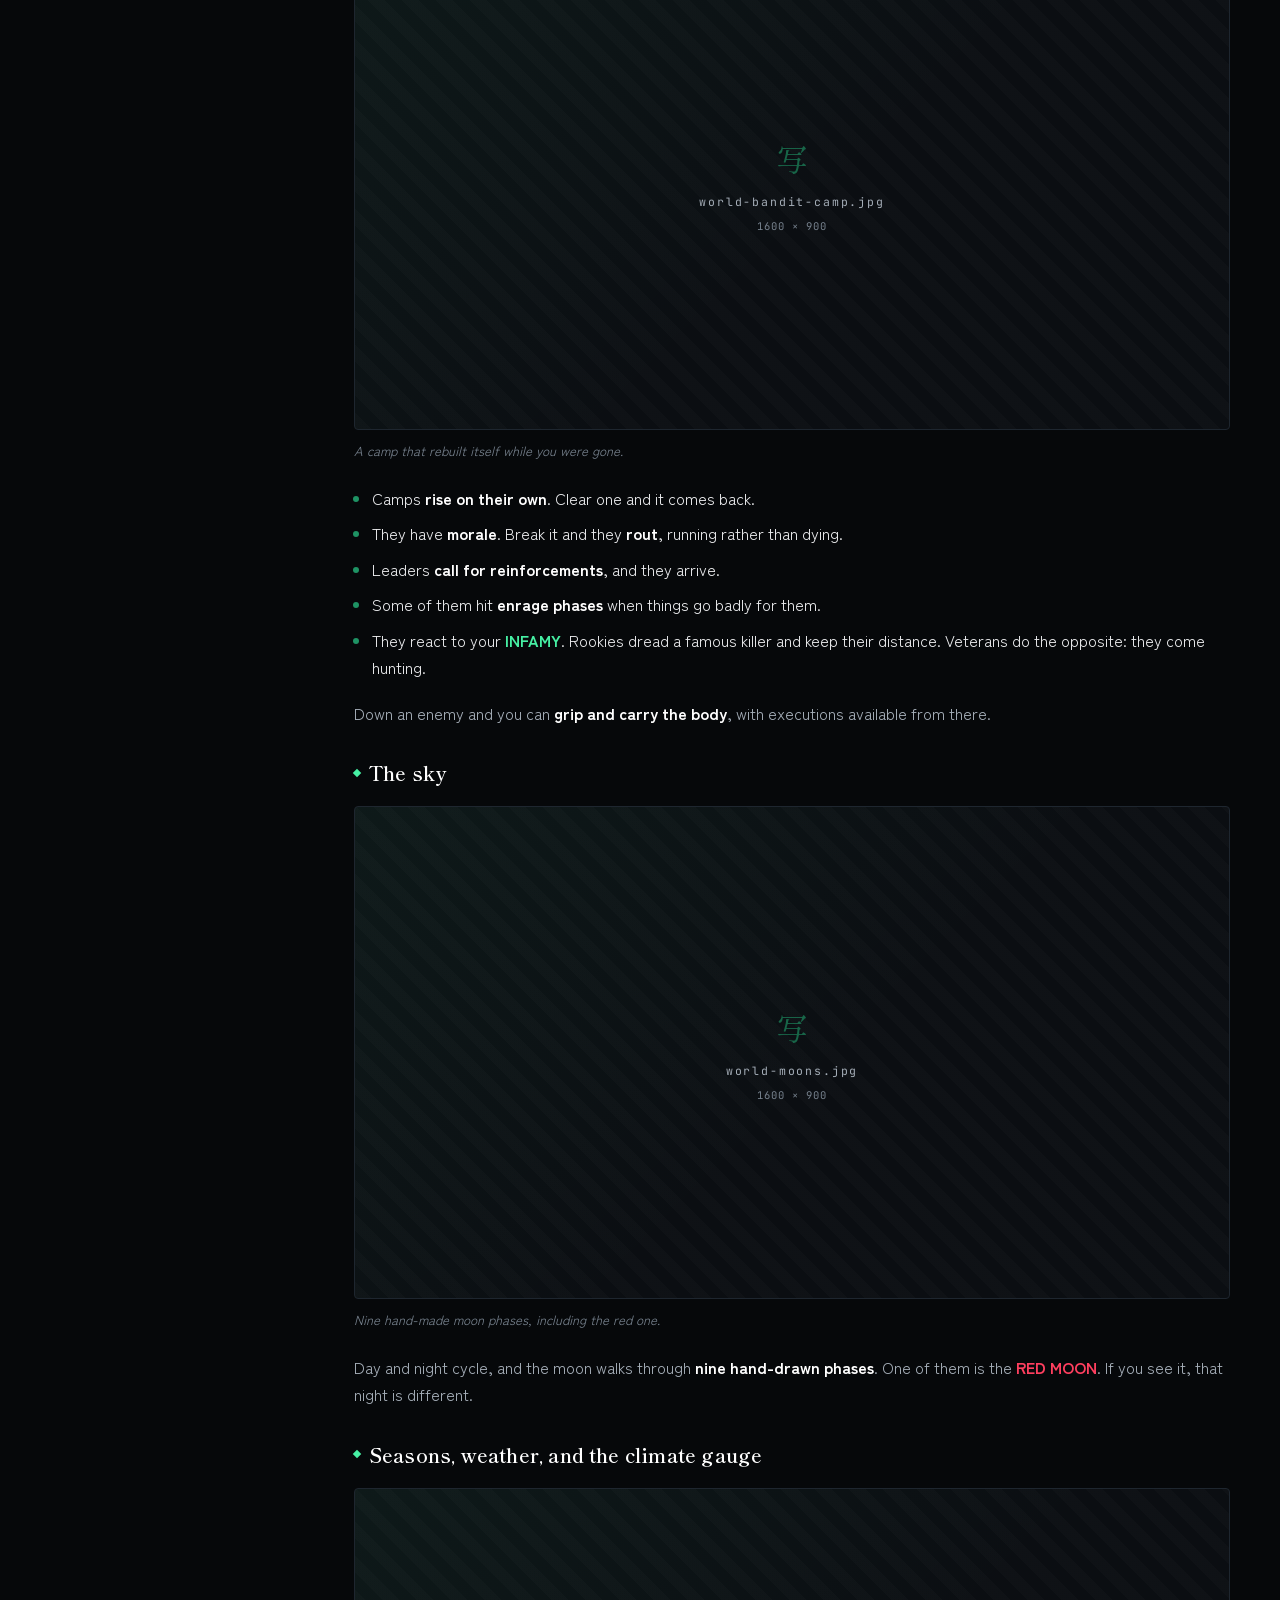
<file: nenxhorizon-website/guide.html>
<!DOCTYPE html>
<html lang="en">
<head>
<meta charset="utf-8">
<meta name="viewport" content="width=device-width, initial-scale=1">
<title>The Guide — NenXHorizon</title>
<meta name="description" content="How NenXHorizon actually works: character creation, the full combat system, the six nen principles, nen cards, stats and Total Power, fighting styles, and the living island.">
<link rel="preconnect" href="https://fonts.googleapis.com">
<link rel="preconnect" href="https://fonts.gstatic.com" crossorigin>
<link href="https://fonts.googleapis.com/css2?family=Shippori+Mincho+B1:wght@500;600;700&family=Zen+Kaku+Gothic+New:wght@400;500;700&family=JetBrains+Mono:wght@400;500&display=swap" rel="stylesheet">
<link rel="stylesheet" href="assets/css/style.css">
</head>
<body>

<nav class="nav">
  <div class="nav__in">
    <a class="brand" href="index.html">
      <span class="brand__name">NEN<span>X</span>HORIZON</span>
      <span class="brand__kanji">念</span>
    </a>
    <button class="nav__burger" aria-label="Menu" aria-expanded="false">☰</button>
    <div class="nav__links">
      <a href="index.html">Home</a>
      <a href="guide.html" aria-current="page">Guide</a>
      <a href="board.html">Roadmap</a>
      <a href="registry.html">Registry</a>
      <a href="#" data-link="roblox">Play</a>
      <a href="#" data-link="discord">Discord</a>
    </div>
  </div>
</nav>

<header class="phead">
  <span class="phead__cj" aria-hidden="true">指南</span>
  <div class="wrap">
    <p class="eyebrow">The guide</p>
    <h1>How the world works</h1>
    <p class="lede" style="margin-top:1rem">
      Everything the island will not stop to explain. Read it in order the first time, then come back
      for the chapter you need.
    </p>
  </div>
</header>

<main class="wrap guide">

  <!-- ============ TABLE OF CONTENTS ============ -->
  <aside class="toc">
    <p class="toc__title">Contents</p>
    <ul class="toc__list">
      <li><a href="#start"><span class="cj">首</span> Getting started</a></li>
      <li><a href="#creation"><span class="cj">生</span> Character creation</a></li>
      <li><a href="#codes"><span class="cj">券</span> Redeem codes</a></li>
      <li><a href="#combat"><span class="cj">闘</span> Combat</a></li>
      <li><a href="#nen"><span class="cj">念</span> Nen</a></li>
      <li><a href="#cards"><span class="cj">札</span> Nen cards</a></li>
      <li><a href="#stats"><span class="cj">力</span> Stats &amp; Total Power</a></li>
      <li><a href="#styles"><span class="cj">流</span> Fighting styles</a></li>
      <li><a href="#world"><span class="cj">島</span> The living island</a></li>
      <li><a href="#life"><span class="cj">暮</span> Life &amp; economy</a></li>
    </ul>
  </aside>

  <div>

  <!-- ==================== 01 GETTING STARTED ==================== -->
  <section class="chapter rv" id="start">
    <div class="chapter__head">
      <span class="chapter__num">Chapter 01</span>
      <h2>Getting started <span class="cj">首途</span></h2>
    </div>

    <p class="lede">NenXHorizon is three places, and you move between them as you progress.</p>

    <div class="grid grid--3" style="margin:26px 0">
      <div class="panel panel--accent">
        <h4 style="margin-top:0">Menu</h4>
        <p class="muted" style="font-size:.92rem">Where you are born. Six character slots, all the rolling,
        all the customising. Nothing here is permanent until you enter the world.</p>
      </div>
      <div class="panel panel--accent">
        <h4 style="margin-top:0">World</h4>
        <p class="muted" style="font-size:.92rem">Whale Island. Port town, forest, shore, and the sky spar
        arena. This is where you train, fight, hunt, fish, and live.</p>
      </div>
      <div class="panel panel--accent">
        <h4 style="margin-top:0">Exams</h4>
        <p class="muted" style="font-size:.92rem">The Hunter Exam. Passing it is the gate to nen. Until you
        clear it, meditation gives you nothing but a bad feeling.</p>
      </div>
    </div>

    <div class="note">
      <span class="note__label">Order of operations</span>
      Make a character → learn the combat system in the world → pass the exam → awaken nen → train the six
      principles → collect cards → push your stats to the cap → chase a master. That is the spine of the game.
    </div>

    <p class="muted">
      Everything you see, the faces, the GUIs, the moon phases, the emote icons, is hand made. The rigs are R6.
      If something looks drawn rather than generated, that is because it was.
    </p>
  </section>

  <!-- ==================== 02 CHARACTER CREATION ==================== -->
  <section class="chapter rv" id="creation">
    <div class="chapter__head">
      <span class="chapter__num">Chapter 02</span>
      <h2>Character creation <span class="cj">生誕</span></h2>
    </div>

    <p class="lede">Six nameable slots. Six lives. Roll them until one feels like yours.</p>

    <figure class="shot" style="margin:26px 0">
      <div class="shot__frame" data-shot="menu-character-creation.jpg" data-size="1600 × 900" data-label="menu-character-creation.jpg"></div>
      <figcaption>The creation menu. Everything on the left is picked, everything on the right is rolled.</figcaption>
    </figure>

    <h3>What you pick</h3>
    <p class="muted">
      Hair, skin, eyes and faces are chosen straight from the list. Traits are chosen too. This is the part
      of your character you are in control of, so take your time with it.
    </p>

    <h3>What you roll</h3>
    <p class="muted">
      Everything else is a spin, and spins are the currency of creation. Four things come out of the machine:
    </p>

    <table class="moves">
      <thead><tr><th>Spin</th><th>What it rolls</th></tr></thead>
      <tbody>
        <tr><td><span class="k">Gender</span></td><td>Straightforward. Reroll as many times as you like.</td></tr>
        <tr><td><span class="k">Height</span></td><td>Your height in centimetres. Small and tall builds feel genuinely different to play.</td></tr>
        <tr><td><span class="k">Face mark</span></td><td>60% of the time you get a clean face. Marks are the rare outcome, not the default.</td></tr>
        <tr><td><span class="k">Clan</span></td><td>Your bloodline. This is the one people grind for.</td></tr>
      </tbody>
    </table>

    <h3>Clans</h3>
    <p class="muted">
      Bloodlines sit on a rarity table, and at the very bottom of it is <span class="k-red">Zoldyck at 0.05%</span>.
      That is one in two thousand spins. People have burned a thousand clan spins and walked away without it.
      That is the point.
    </p>

    <div class="note note--gold">
      <span class="note__label">Spin economy</span>
      Spins come from Jenny and from redeem codes. If you are hunting a specific clan, stack clan spins from
      codes first (see the next chapter) rather than grinding one at a time.
    </div>

    <figure class="shot" style="margin:26px 0">
      <div class="shot__frame" data-shot="menu-clan-spin.jpg" data-size="1600 × 900" data-label="menu-clan-spin.jpg"></div>
      <figcaption>A clan spin resolving.</figcaption>
    </figure>

    <h3>The mannequin</h3>
    <p class="muted">
      The preview model in front of you is not a statue. Poke him and he reacts, and where you poke changes
      what you get. There are angry zones, sad zones and surprised zones. Poke his feet enough and he gets
      genuinely sad about it. Nobody has to find this. Everybody does.
    </p>
  </section>

  <!-- ==================== 03 CODES ==================== -->
  <section class="chapter rv" id="codes">
    <div class="chapter__head">
      <span class="chapter__num">Chapter 03</span>
      <h2>Redeem codes <span class="cj">引換券</span></h2>
    </div>

    <p class="lede">Enter these in the redeem box in the menu. Click any code below to copy it.</p>

    <h4>Open to everyone</h4>
    <div class="codes">
      <div class="code"><span class="code__id">NENXLAUNCH</span><span class="code__gift">10,000 Jenny + 1 clan spin</span></div>
      <div class="code"><span class="code__id">HUNTERSTART</span><span class="code__gift">5,000 Jenny</span></div>
      <div class="code"><span class="code__id">SATOTZ</span><span class="code__gift">1 height spin</span></div>
      <div class="code"><span class="code__id">BLOODLINE</span><span class="code__gift">3 clan spins</span></div>
      <div class="code"><span class="code__id">NENXCLANS</span><span class="code__gift">1 clan spin</span></div>
    </div>

    <h4>Limited — first come, gone forever</h4>
    <div class="codes">
      <div class="code"><span class="code__rare">1000 only</span><span class="code__id">ZOLDYCK</span><span class="code__gift">5 clan spins, first 1,000 players</span></div>
      <div class="code"><span class="code__rare">2 only</span><span class="code__id">CHOSENTWO</span><span class="code__gift">1,000 clan spins. Two people, ever.</span></div>
      <div class="code"><span class="code__rare">5 only</span><span class="code__id">PHANTOMFIVE</span><span class="code__gift">1,000,000 Jenny + 1,000 spins. Five people, ever.</span></div>
      <div class="code"><span class="code__rare">5 only</span><span class="code__id">KINGSHAND</span><span class="code__gift">100 of every spin type. Five people, ever.</span></div>
    </div>

    <div class="note note--red">
      <span class="note__label">Do not sit on these</span>
      The limited codes are capped by number of redemptions, not by date. Once the counter fills, that code
      is dead for everyone who comes after. If you are reading this and you have not redeemed them, go now.
    </div>
  </section>

  <!-- ==================== 04 COMBAT ==================== -->
  <section class="chapter rv" id="combat">
    <div class="chapter__head">
      <span class="chapter__num">Chapter 04</span>
      <h2>Combat <span class="cj">戦闘</span></h2>
    </div>

    <p class="lede">
      This is the deepest system in the game and the one worth actually learning. Offence is easy.
      Defence is where the ceiling is.
    </p>

    <figure class="shot" style="margin:26px 0">
      <div class="shot__frame" data-shot="combat-chain.jpg" data-size="1600 × 900" data-label="combat-chain.jpg"></div>
      <figcaption>Mid-chain. The fifth hit is the one that sends them.</figcaption>
    </figure>

    <h3>The chain</h3>
    <p class="muted">
      Your basic attack is a <span class="k">five-hit chain</span>. The chain has variants you steer into it:
      hold <kbd>Space</kbd> for a launcher, hold <kbd>S</kbd> for a slam. The fifth hit
      <span class="k-red">ragdolls</span> your victim and sends them flying, which is both the reward for
      landing a full chain and the moment they get a chance to escape.
    </p>

    <h4>Air combos</h4>
    <p class="muted">
      Launcher, then juggle them in the air, then air slam to put them back on the ground. From a double jump
      you also get a dive slam. Air routes do not do more damage for free, they do it because staying in the
      air is harder to escape from.
    </p>

    <h4>The heavy</h4>
    <p class="muted">
      M2 is your heavy. It is deliberately <span class="k-red">telegraphed with a red glint</span> so a good
      opponent can see it coming, but it <strong>breaks raised guards</strong>, which is the answer to someone
      who will not stop blocking. And it can be <span class="k">feinted</span>, which is the answer to someone
      who has learned to punish it.
    </p>

    <table class="moves">
      <thead><tr><th>Input</th><th>Move</th><th>What it is for</th></tr></thead>
      <tbody>
        <tr><td><kbd>M1</kbd></td><td>Five-hit chain</td><td>Bread and butter. Fifth hit ragdolls.</td></tr>
        <tr><td><kbd>M1</kbd> + <kbd>Space</kbd></td><td>Launcher</td><td>Starts an air route.</td></tr>
        <tr><td><kbd>M1</kbd> + <kbd>S</kbd></td><td>Slam</td><td>Puts them on the floor.</td></tr>
        <tr><td><kbd>M2</kbd></td><td>Heavy</td><td>Breaks guard. Telegraphed. Feintable.</td></tr>
        <tr><td>double jump + <kbd>M1</kbd></td><td>Dive slam</td><td>Air-to-ground pressure.</td></tr>
      </tbody>
    </table>

    <h3>Defence</h3>
    <p class="muted">There are five ways to not get hit, and they cost different things.</p>

    <figure class="shot" style="margin:22px 0">
      <div class="shot__frame" data-shot="combat-parry.jpg" data-size="1600 × 900" data-label="combat-parry.jpg"></div>
      <figcaption>A parry landing. Bubbles are spent on success, not on the attempt.</figcaption>
    </figure>

    <table class="moves">
      <thead><tr><th>Option</th><th>How it works</th></tr></thead>
      <tbody>
        <tr>
          <td><span class="k">Block</span></td>
          <td>Raise your guard and take chip damage. Your guard meter drains. Empty it and it
              <span class="k-red">shatters</span>, and you eat a 2 second stun. Blocking is not free safety,
              it is a resource.</td>
        </tr>
        <tr>
          <td><span class="k">Perfect block</span></td>
          <td>Raise the guard on the exact frames the hit lands and you absorb it completely. Anything.
              No chip, no meter. This is the highest-value defensive option in the game.</td>
        </tr>
        <tr>
          <td><span class="k">Parry</span> <kbd>F</kbd></td>
          <td>Runs on <strong>bubbles</strong>. Here is the important part: a <em>successful</em> parry spends a
              bubble, a failed attempt does not. You earn bubbles back by landing full combos. Parry has a
              5 second cooldown, so it is a scalpel, not a wall.</td>
        </tr>
        <tr>
          <td><span class="k">Dodge</span></td>
          <td>Comes with invincibility frames. Cheap, spammable, and the answer to most pressure.</td>
        </tr>
        <tr>
          <td><span class="k">Perfect dodge</span></td>
          <td>I-frame directly through a hit rather than around it and you <strong>arm a counter punch</strong>.
              Risky read, big payoff.</td>
        </tr>
      </tbody>
    </table>

    <div class="note note--red">
      <span class="note__label">The pressure law</span>
      While you are being comboed you <strong>cannot attack back</strong>. Mashing does nothing. Your only outs
      are <span class="k">block</span>, <span class="k">dash</span>, <span class="k">aura burst</span>, and
      <span class="k">tech</span>. Internalise this and half your losses stop happening.
    </div>

    <h3>Movement tech</h3>
    <ul>
      <li><strong>Dash cancel.</strong> Dash out of your own M1 recovery to stay safe or reset your pressure.</li>
      <li><strong>Tech.</strong> Jump the instant you get launched and you breakfall out of the ragdoll instead of
          eating the full ride. It works on the mobile jump button too, so phone players are not locked out of it.</li>
      <li><strong>Wall splat.</strong> Launch someone into a wall and they crunch into it and crumple. Positioning
          is damage.</li>
    </ul>

    <h3>Aura burst <kbd>G</kbd></h3>
    <p class="muted">
      You build burst by <em>taking</em> hits, which means the person losing the exchange is the one who gets the
      escape button. Burst detonates you out of a combo. It is not free: it can be
      <span class="k-red">parried</span>, and if you whiff it you are wide open. Burst is a read, not a panic button.
    </p>

    <h3>Ryu strike</h3>
    <div class="note note--gold">
      <span class="note__label">Legendary card unlock</span>
      Click at the <strong>exact instant your punch connects</strong> and the next one ignites: 1.5× damage and the
      screen cracks. Ryu also arms the counter off a perfect block. It is a timing minigame layered on top of your
      normal chain, and once you can do it consistently your damage ceiling changes shape.
    </div>

    <h3>The ambush</h3>
    <p class="muted">
      Crouch, get behind someone, stay unseen, and you get an <span class="k-red">assassination</span>: three
      quarters of their maximum health in one full execution animation. They get magnetised in, arched back and
      crumpled. It is the single most violent thing in the game.
    </p>
    <p class="muted">
      The counter exists: the <span class="k">En</span> sense card can auto-slip an ambush before it lands.
      Zetsu on the attacker's side fuels it. This is a real cat-and-mouse layer, not a gotcha.
    </p>
  </section>

  <!-- ==================== 05 NEN ==================== -->
  <section class="chapter rv" id="nen">
    <div class="chapter__head">
      <span class="chapter__num">Chapter 05</span>
      <h2>Nen <span class="cj">念</span></h2>
    </div>

    <p class="lede">Nen is gated behind the Hunter Exam. There is no shortcut and there is no code for it.</p>

    <figure class="shot" style="margin:26px 0">
      <div class="shot__frame" data-shot="nen-meditation.jpg" data-size="1600 × 900" data-label="nen-meditation.jpg"></div>
      <figcaption>Meditation. Not in a safe zone, and not before the exam.</figcaption>
    </figure>

    <h3>Awakening</h3>
    <ul>
      <li>You must be a <strong>Hunter</strong>. Pass the exam first.</li>
      <li>You awaken it by <strong>meditating</strong>.</li>
      <li>You <strong>cannot meditate in safe zones</strong>. The world wants you exposed for this.</li>
      <li>Try to meditate before the exam and all you get is a whisper: <em>"something feels weird..."</em></li>
    </ul>

    <h3>The six principles</h3>
    <p class="muted">Each one trains independently, five levels each. Their sum is your nen rank.</p>

    <div class="principles">
      <div class="principle"><span class="cj">纏</span><span class="rom">TEN</span><span class="d">Your baseline aura. The foundation everything else sits on.</span></div>
      <div class="principle"><span class="cj">練</span><span class="rom">REN</span><span class="d">Output. Pushing your aura harder than it wants to go.</span></div>
      <div class="principle"><span class="cj">絶</span><span class="rom">ZETSU</span><span class="d">Shut it all off. You vanish, and you take <span class="k-red">+30% damage</span>.</span></div>
      <div class="principle"><span class="cj">凝</span><span class="rom">GYO</span><span class="d">Focus. Concentrate aura where you need it to be.</span></div>
      <div class="principle"><span class="cj">円</span><span class="rom">EN</span><span class="d">Sense. Feel what you cannot see coming.</span></div>
      <div class="principle"><span class="cj">硬</span><span class="rom">KO</span><span class="d">Everything into one punch. <span class="k">Shatters guards.</span></span></div>
    </div>

    <h4>Zetsu is a trade, not a stealth button</h4>
    <p class="muted">
      Zetsu hides you and it is what makes the assassination possible, but while you are in it you take
      <span class="k-red">30% more damage</span>. If you get caught in zetsu you are not going to like what happens.
    </p>

    <h3>Nen rank</h3>
    <p class="muted">
      Add up your six principle levels and you get a rank on the <span class="k">F → SSS</span> ladder. You wear it
      on your shoulder, where everyone can read it before the fight starts. It also feeds your Total Power.
    </p>
  </section>

  <!-- ==================== 06 CARDS ==================== -->
  <section class="chapter rv" id="cards">
    <div class="chapter__head">
      <span class="chapter__num">Chapter 06</span>
      <h2>Nen cards <span class="cj">念札</span></h2>
    </div>

    <p class="lede">Every principle level-up deals you three cards. You keep one. Forever.</p>

    <figure class="shot" style="margin:26px 0">
      <div class="shot__frame" data-shot="nen-cards.jpg" data-size="1600 × 900" data-label="nen-cards.jpg"></div>
      <figcaption>A hand of three. Choose carefully, there is no undo.</figcaption>
    </figure>

    <div class="grid grid--3" style="margin:22px 0">
      <div class="panel"><h4 style="margin-top:0;color:var(--ink-soft)">Common</h4><p class="muted" style="font-size:.9rem;margin:0">The backbone of most builds. Solid, stackable, unglamorous.</p></div>
      <div class="panel" style="border-left:2px solid var(--violet)"><h4 style="margin-top:0;color:var(--violet)">Rare</h4><p class="muted" style="font-size:.9rem;margin:0">Build-shaping. Where your character starts to be a specific character.</p></div>
      <div class="panel panel--gold"><h4 style="margin-top:0">Legendary</h4><p class="muted" style="font-size:.9rem;margin:0">Roughly one hand in thirty contains one. These change how you play, not how hard you hit.</p></div>
    </div>

    <p class="muted">
      There are around <strong>56 cards</strong> in the pool. Two you will hear people talk about:
    </p>
    <ul>
      <li><span class="k-gold">RYU — THE FLOW</span> unlocks the Ryu strike and the perfect-block counter.</li>
      <li><span class="k-gold">SIXTH SENSE</span> is the En card that can auto-slip an incoming assassination.</li>
    </ul>

    <div class="note">
      <span class="note__label">Deck thinking</span>
      Because a level-up only ever gives you one keep out of three, your card set is a record of the choices you
      made, not a shopping list you filled. Two players with identical stats can play completely differently.
    </div>
  </section>

  <!-- ==================== 07 STATS ==================== -->
  <section class="chapter rv" id="stats">
    <div class="chapter__head">
      <span class="chapter__num">Chapter 07</span>
      <h2>Stats &amp; Total Power <span class="cj">能力</span></h2>
    </div>

    <p class="lede">Four stats, a hard cap, a soft cap that bites before it, and one permanent decision at the end.</p>

    <div class="panel" style="margin:24px 0">
      <div class="stat-row"><span class="lbl">STR</span><span class="bar"><i style="width:80%"></i></span><span class="val">cap 50</span></div>
      <div class="stat-row"><span class="lbl">DEF</span><span class="bar"><i style="width:80%"></i></span><span class="val">cap 50</span></div>
      <div class="stat-row"><span class="lbl">AGI</span><span class="bar"><i style="width:80%"></i></span><span class="val">cap 50</span></div>
      <div class="stat-row"><span class="lbl">STYLE</span><span class="bar"><i style="width:80%"></i></span><span class="val">cap 50</span></div>
      <p class="faint" style="font-size:.8rem;margin:14px 0 0;font-family:var(--f-mono)">Soft cap sits at 40. Points past it still count, they just stop feeling generous.</p>
    </div>

    <h3>What AGI actually does</h3>
    <p class="muted">
      Do not read AGI as "run faster". It is your <strong>stamina tank</strong>, your <strong>stamina regen</strong>,
      and a <strong>discount on what everything costs</strong>. An AGI build does not out-run you, it out-lasts you
      and gets to use its options more often than you get to use yours.
    </p>

    <h3>Two different worlds: PvE and PvP</h3>
    <table class="moves">
      <thead><tr><th>Against</th><th>How your stats read</th></tr></thead>
      <tbody>
        <tr>
          <td><span class="k">NPCs</span></td>
          <td>Full power. A 50 STR build hits for roughly <strong>+27%</strong>. Grinding shows.</td>
        </tr>
        <tr>
          <td><span class="k">Players</span></td>
          <td>Measured in notches: about <strong>0.2% per 10 points</strong>. That is deliberate. It means a fresh
              player and a maxed player can have a real fight and skill decides it.</td>
        </tr>
        <tr>
          <td><span class="k-red">Players at max level</span></td>
          <td>The notches <strong>quintuple</strong>. Once everyone is capped, the build finally matters again.</td>
        </tr>
      </tbody>
    </table>

    <h3>The uncap</h3>
    <div class="note note--red">
      <span class="note__label">Permanent. No respec.</span>
      At max level you choose one of two paths, and you live with it:
      <ul style="margin:.7em 0 0;padding-left:1.15em">
        <li><strong>ALL IN</strong> — one stat to <span class="k-red">70</span>.</li>
        <li><strong>SPLIT</strong> — two stats to <span class="k-red">60</span>.</li>
      </ul>
    </div>

    <h3>Total Power</h3>
    <p class="muted">
      TP is the one number you flex. It folds together your level, your spent points, your nen rank, your
      awakening and your style tier into a single figure, and it shows up in both Stats and Settings.
      It is the fastest way to know whether the person walking toward you is a problem.
    </p>

    <figure class="shot" style="margin:26px 0">
      <div class="shot__frame" data-shot="stats-panel.jpg" data-size="1600 × 900" data-label="stats-panel.jpg"></div>
      <figcaption>The stats panel with Total Power up top.</figcaption>
    </figure>
  </section>

  <!-- ==================== 08 STYLES ==================== -->
  <section class="chapter rv" id="styles">
    <div class="chapter__head">
      <span class="chapter__num">Chapter 08</span>
      <h2>Fighting styles <span class="cj">流派</span></h2>
    </div>

    <p class="lede">You do not buy a style. You take it off a master by beating him.</p>

    <figure class="shot" style="margin:26px 0">
      <div class="shot__frame" data-shot="styles-master.jpg" data-size="1600 × 900" data-label="styles-master.jpg"></div>
      <figcaption>Sparring a master. The only source of style XP.</figcaption>
    </figure>

    <p class="muted">
      <span class="k">Karate</span> is live. Boxing, Muay Thai and Kickboxing have their slots waiting.
      You learn by <strong>sparring the master</strong>, and there are <strong>ten difficulty rungs</strong>.
      You climb them one at a time, in order.
    </p>

    <table class="moves">
      <thead><tr><th>Rung</th><th>What you are up against</th></tr></thead>
      <tbody>
        <tr><td><strong>LV 1</strong></td><td>A breeze. He is teaching, not fighting.</td></tr>
        <tr><td><strong>LV 2–6</strong></td><td>He stops being polite. Real routes, real punishes.</td></tr>
        <tr><td><strong>LV 7–9</strong></td><td><span class="k-red">ENRAGE</span> phases. Glowing smashes that <strong>cannot be parried</strong>. Your parry habits stop working here.</td></tr>
        <tr><td><strong>LV 10</strong></td><td><span class="k-gold">THE TRUE MASTER.</span> 2×+ your stats and a genius AI: he reads dodges, punishes whiffs, anti-airs you, and remembers your parry timings.</td></tr>
      </tbody>
    </table>

    <div class="note note--red">
      <span class="note__label">Style XP is meant to hurt</span>
      You only earn style XP from <strong>wins</strong>. Losses give nothing. And there is a
      <strong>30 minute cooldown</strong> after a win. This is scarcity on purpose: a high style tier is a
      statement about how many real fights you have won, not how many hours you left the game open.
    </div>
  </section>

  <!-- ==================== 09 WORLD ==================== -->
  <section class="chapter rv" id="world">
    <div class="chapter__head">
      <span class="chapter__num">Chapter 09</span>
      <h2>The living island <span class="cj">島</span></h2>
    </div>

    <p class="lede">Whale Island runs whether or not anyone is looking at it.</p>

    <h3>Bandits with opinions</h3>
    <figure class="shot" style="margin:22px 0">
      <div class="shot__frame" data-shot="world-bandit-camp.jpg" data-size="1600 × 900" data-label="world-bandit-camp.jpg"></div>
      <figcaption>A camp that rebuilt itself while you were gone.</figcaption>
    </figure>
    <ul>
      <li>Camps <strong>rise on their own</strong>. Clear one and it comes back.</li>
      <li>They have <strong>morale</strong>. Break it and they <strong>rout</strong>, running rather than dying.</li>
      <li>Leaders <strong>call for reinforcements</strong>, and they arrive.</li>
      <li>Some of them hit <strong>enrage phases</strong> when things go badly for them.</li>
      <li>They react to your <span class="k">INFAMY</span>. Rookies dread a famous killer and keep their distance.
          Veterans do the opposite: they come hunting.</li>
    </ul>
    <p class="muted">
      Down an enemy and you can <strong>grip and carry the body</strong>, with executions available from there.
    </p>

    <h3>The sky</h3>
    <figure class="shot" style="margin:22px 0">
      <div class="shot__frame" data-shot="world-moons.jpg" data-size="1600 × 900" data-label="world-moons.jpg"></div>
      <figcaption>Nine hand-made moon phases, including the red one.</figcaption>
    </figure>
    <p class="muted">
      Day and night cycle, and the moon walks through <strong>nine hand-drawn phases</strong>. One of them is the
      <span class="k-red">RED MOON</span>. If you see it, that night is different.
    </p>

    <h3>Seasons, weather, and the climate gauge</h3>
    <figure class="shot" style="margin:22px 0">
      <div class="shot__frame" data-shot="world-climate.jpg" data-size="1600 × 900" data-label="world-climate.jpg"></div>
      <figcaption>The climate gauge, with the hand-drawn frost veil creeping in.</figcaption>
    </figure>
    <ul>
      <li>Four seasons turn, though the island is spring about <strong>95%</strong> of the time.</li>
      <li>Rain shows up roughly <strong>one day in ten</strong>. Winter brings blizzards.</li>
      <li>A <strong>Breath-of-the-Wild style climate gauge</strong> tracks how hot or cold you are.</li>
      <li>Push it and the screen answers: hand-drawn <strong>frost and heat veils</strong>, blue or red skin tints,
          <strong>shivering</strong> in the cold, <strong>heavy breathing</strong> in the heat.</li>
    </ul>

    <h3>Critterpedia</h3>
    <div class="grid grid--3" style="margin:20px 0">
      <div class="panel" style="text-align:center"><div class="fact__n">12</div><div class="fact__l">Fish</div></div>
      <div class="panel" style="text-align:center"><div class="fact__n">8</div><div class="fact__l">Bugs</div></div>
      <div class="panel" style="text-align:center"><div class="fact__n">6</div><div class="fact__l">Fossils</div></div>
    </div>
    <p class="muted">
      Twenty-six things to find and log. Fishing is also a real income stream, not just a collection.
      And what you catch, you can <strong>cook</strong>.
    </p>
  </section>

  <!-- ==================== 10 LIFE ==================== -->
  <section class="chapter rv" id="life">
    <div class="chapter__head">
      <span class="chapter__num">Chapter 10</span>
      <h2>Life &amp; economy <span class="cj">暮らし</span></h2>
    </div>

    <h3>Jenny <span style="color:var(--gold)">¥</span></h3>
    <p class="muted">
      One currency. It comes in from <strong>bandit bounties</strong> and <strong>fishing</strong>, and it goes
      out on <strong>spar fees</strong> and <strong>spins</strong>. If you are broke, go hunt something.
    </p>

    <h3>Titles</h3>
    <p class="muted">
      <strong>Twenty titles</strong> to earn and wear. They are the other half of your identity, next to your
      nen rank and your Total Power.
    </p>

    <h3>Gangs and crews</h3>
    <p class="muted">
      Form a crew, and your crew has its own <strong>infamy board</strong>. Reputation on this island is a group
      sport if you want it to be.
    </p>

    <h3>Emotes</h3>
    <figure class="shot" style="margin:22px 0">
      <div class="shot__frame" data-shot="world-emotes.jpg" data-size="1600 × 900" data-label="world-emotes.jpg"></div>
      <figcaption>The emote wheel, chalk icons drawn by hand.</figcaption>
    </figure>
    <p class="muted">
      Press <kbd>+</kbd> for the wheel. The icons are chalk-drawn faces: angry, ow, sad, wowis, question.
      They are not stickers. Each one runs real <strong>head choreography</strong> with its own VFX and voice.
    </p>

    <h3>Sleep and the legend</h3>
    <ul>
      <li>Stand still for <strong>2 minutes</strong> and your character falls asleep. Snoring included.</li>
      <li>There is a <strong>40 minute idle animation</strong> in the game. It is a legend, and almost nobody has
          seen it.</li>
      <li>Here is the detail that matters: <strong>the timer keeps running while you are asleep.</strong>
          Being asleep does not reset it.</li>
    </ul>

    <div class="note note--gold">
      <span class="note__label">Go find it</span>
      Forty minutes. One animation. If you have seen it, you know.
    </div>
  </section>

  </div>
</main>

<footer class="foot">
  <div class="wrap foot__in">
    <div>
      <div class="brand" style="margin-bottom:.6rem">
        <span class="brand__name">NEN<span>X</span>HORIZON</span>
        <span class="brand__kanji">念</span>
      </div>
      <p class="foot__note">
        Made by kingkerveu. A fan project inspired by Hunter x Hunter, not affiliated with or endorsed by
        its rights holders. © <span data-year>2026</span>
      </p>
    </div>
    <div class="foot__links">
      <a href="index.html">Home</a>
      <a href="board.html">Roadmap</a>
      <a href="registry.html">Registry</a>
      <a href="#" data-link="roblox">Roblox</a>
      <a href="#" data-link="discord">Discord</a>
      <a href="#" data-link="group">Group</a>
      <a href="#" data-link="youtube">YouTube</a>
    </div>
  </div>
</footer>

<script src="assets/js/links.js"></script>
<script src="assets/js/site.js"></script>
</body>
</html>
</file>
<file: nenxhorizon-website/assets/css/style.css>
/* ============================================================
   NENXHORIZON — core stylesheet
   One file for the whole site. Edit colours in :root below.
   ============================================================ */

:root{
  /* ---- colours (change these to restyle the whole site) ---- */
  --void:        #06080a;   /* page background, deepest */
  --pitch:       #0b0e12;   /* panel background */
  --slate:       #12171d;   /* raised panel */
  --edge:        #1e262f;   /* hairlines / borders */
  --edge-hot:    #2c3945;   /* borders on hover */

  --aura:        #46f0a4;   /* nen green — primary accent */
  --aura-dim:    #1e9364;
  --aura-glow:   rgba(70,240,164,.14);

  --blood:       #ff3f5f;   /* red moon / danger / Ryu */
  --blood-glow:  rgba(255,63,95,.14);
  --gold:        #f5c451;   /* legendary */
  --violet:      #9d7bff;   /* rare */

  --ink:         #e9eaec;   /* body text */
  --ink-soft:    #a4adb7;
  --ink-faint:   #77828e;

  /* ---- type ---- */
  --f-display: "Shippori Mincho B1", "Noto Serif JP", "Times New Roman", serif;
  --f-body:    "Zen Kaku Gothic New", "Noto Sans JP", -apple-system, BlinkMacSystemFont, "Segoe UI", sans-serif;
  --f-mono:    "JetBrains Mono", ui-monospace, "SF Mono", Menlo, monospace;

  /* ---- layout ---- */
  --wrap: 1180px;
  --rail: 248px;
  --radius: 4px;
}

*,*::before,*::after{ box-sizing:border-box; }

html{ scroll-behavior:smooth; scroll-padding-top:96px; }

body{
  margin:0;
  background:var(--void);
  color:var(--ink);
  font-family:var(--f-body);
  font-size:16px;
  line-height:1.72;
  -webkit-font-smoothing:antialiased;
  overflow-x:hidden;
}

/* faint aura texture over the whole page */
body::before{
  content:"";
  position:fixed; inset:0; z-index:0; pointer-events:none;
  background:
    radial-gradient(900px 600px at 12% -8%,  rgba(70,240,164,.07), transparent 62%),
    radial-gradient(800px 620px at 92% 4%,   rgba(255,63,95,.055), transparent 60%),
    radial-gradient(1000px 800px at 50% 108%,rgba(157,123,255,.05), transparent 62%);
}
/* scanline grain */
body::after{
  content:"";
  position:fixed; inset:0; z-index:0; pointer-events:none; opacity:.35;
  background-image:repeating-linear-gradient(to bottom, rgba(255,255,255,.014) 0 1px, transparent 1px 3px);
}

main, header, footer{ position:relative; z-index:1; }

img{ max-width:100%; display:block; }
a{ color:var(--aura); text-decoration:none; }
a:hover{ text-decoration:underline; }

/* ============================================================
   TYPE
   ============================================================ */
h1,h2,h3,h4{ font-family:var(--f-display); font-weight:600; line-height:1.18; margin:0; letter-spacing:.01em; }
h1{ font-size:clamp(2.4rem,6vw,4.2rem); }
h2{ font-size:clamp(1.7rem,3.4vw,2.5rem); }
h3{ font-size:1.22rem; }
h4{ font-size:1.02rem; }
p{ margin:0 0 1.05em; }
p:last-child{ margin-bottom:0; }

.kanji{ font-family:var(--f-display); }

.eyebrow{
  font-family:var(--f-mono);
  font-size:.7rem; letter-spacing:.34em; text-transform:uppercase;
  color:var(--aura); margin:0 0 .9rem;
  display:flex; align-items:center; gap:.7rem;
}
.eyebrow::after{ content:""; flex:1; height:1px; background:linear-gradient(90deg,var(--aura-dim),transparent); }

.lede{ font-size:1.1rem; color:var(--ink-soft); max-width:62ch; }
.muted{ color:var(--ink-soft); }
.faint{ color:var(--ink-faint); }
strong{ color:#fff; font-weight:600; }

/* inline key words */
.k{ color:var(--aura); font-weight:600; }
.k-red{ color:var(--blood); font-weight:600; }
.k-gold{ color:var(--gold); font-weight:600; }

kbd{
  font-family:var(--f-mono); font-size:.76rem;
  background:var(--slate); border:1px solid var(--edge-hot);
  border-bottom-width:2px;
  border-radius:3px; padding:.12em .48em; color:#fff;
  white-space:nowrap;
}

/* ============================================================
   LAYOUT
   ============================================================ */
.wrap{ width:min(var(--wrap),calc(100% - 48px)); margin-inline:auto; }
.section{ padding:88px 0; }
.section--tight{ padding:56px 0; }
.rule{ height:1px; background:linear-gradient(90deg,transparent,var(--edge),transparent); border:0; margin:0; }

/* ============================================================
   NAV
   ============================================================ */
.nav{
  position:sticky; top:0; z-index:50;
  background:rgba(6,8,10,.82);
  backdrop-filter:blur(14px);
  border-bottom:1px solid var(--edge);
}
.nav__in{
  width:min(var(--wrap),calc(100% - 48px)); margin-inline:auto;
  display:flex; align-items:center; gap:28px; height:64px;
}
.brand{ display:flex; align-items:baseline; gap:.55rem; color:#fff; text-decoration:none; margin-right:auto; }
.brand:hover{ text-decoration:none; }
.brand__name{ font-family:var(--f-display); font-size:1.24rem; letter-spacing:.06em; }
.brand__name span{ color:var(--aura); }
.brand__kanji{ font-family:var(--f-display); color:var(--aura-dim); font-size:.9rem; letter-spacing:.2em; }

.nav__links{ display:flex; gap:26px; align-items:center; }
.nav__links a{
  font-family:var(--f-mono); font-size:.74rem; letter-spacing:.2em; text-transform:uppercase;
  color:var(--ink-soft); text-decoration:none; padding:6px 0; position:relative;
}
.nav__links a:hover{ color:var(--ink); text-decoration:none; }
.nav__links a[aria-current="page"]{ color:var(--aura); }
.nav__links a[aria-current="page"]::after{
  content:""; position:absolute; left:0; right:0; bottom:0; height:1px; background:var(--aura);
}
.nav__burger{ display:none; background:none; border:0; color:var(--ink); font-size:1.4rem; cursor:pointer; padding:4px 8px; }

@media (max-width:760px){
  .nav__burger{ display:block; }
  .nav__links{
    position:absolute; top:64px; left:0; right:0;
    flex-direction:column; align-items:stretch; gap:0;
    background:var(--pitch); border-bottom:1px solid var(--edge);
    padding:8px 24px 18px; display:none;
  }
  .nav__links.is-open{ display:flex; }
  .nav__links a{ padding:12px 0; border-bottom:1px solid var(--edge); }
}

/* ============================================================
   BUTTONS
   ============================================================ */
.btn{
  display:inline-flex; align-items:center; gap:.6rem;
  font-family:var(--f-mono); font-size:.76rem; letter-spacing:.18em; text-transform:uppercase;
  padding:14px 26px; border-radius:var(--radius); cursor:pointer;
  border:1px solid var(--edge-hot); background:var(--slate); color:var(--ink);
  text-decoration:none; transition:all .18s ease;
}
.btn:hover{ text-decoration:none; border-color:var(--aura-dim); color:#fff; transform:translateY(-1px); }
.btn--primary{
  background:linear-gradient(180deg,rgba(70,240,164,.16),rgba(70,240,164,.06));
  border-color:var(--aura-dim); color:var(--aura);
  box-shadow:0 0 0 0 var(--aura-glow);
}
.btn--primary:hover{ color:#eafff4; box-shadow:0 0 28px var(--aura-glow); }
.btn--ghost{ background:transparent; }

/* ============================================================
   PANELS / CARDS
   ============================================================ */
.panel{
  background:linear-gradient(180deg,var(--pitch),rgba(11,14,18,.6));
  border:1px solid var(--edge);
  border-radius:var(--radius);
  padding:26px 28px;
  position:relative;
}
.panel--accent{ border-left:2px solid var(--aura-dim); }
.panel--red{ border-left:2px solid var(--blood); }
.panel--gold{ border-left:2px solid var(--gold); }

.grid{ display:grid; gap:20px; }
.grid--2{ grid-template-columns:repeat(auto-fit,minmax(300px,1fr)); }
.grid--3{ grid-template-columns:repeat(auto-fit,minmax(250px,1fr)); }
.grid--4{ grid-template-columns:repeat(auto-fit,minmax(200px,1fr)); }

/* ============================================================
   IMAGE SLOTS
   Drop a file with the right name into assets/img/ and it appears.
   Until then a labelled placeholder shows instead.
   ============================================================ */
.shot{ margin:0; }
.shot__frame{
  position:relative; overflow:hidden;
  border:1px solid var(--edge); border-radius:var(--radius);
  background:
    linear-gradient(135deg,rgba(70,240,164,.05),transparent 55%),
    repeating-linear-gradient(45deg, rgba(255,255,255,.016) 0 12px, transparent 12px 24px),
    var(--pitch);
  aspect-ratio:16/9;
  display:grid; place-items:center;
}
.shot__frame img{ width:100%; height:100%; object-fit:cover; }
.shot__frame--tall{ aspect-ratio:3/4; }
.shot__frame--square{ aspect-ratio:1/1; }
.shot__ph{ text-align:center; padding:22px; }
.shot__ph .mark{ font-family:var(--f-display); font-size:2rem; color:var(--aura-dim); opacity:.65; display:block; margin-bottom:.35rem; }
.shot__ph .name{ display:block; font-family:var(--f-mono); font-size:.72rem; letter-spacing:.16em; color:var(--ink-soft); word-break:break-all; }
.shot__ph .size{ display:block; font-family:var(--f-mono); font-size:.66rem; color:var(--ink-faint); margin-top:.35rem; letter-spacing:.1em; }
figcaption{ font-size:.82rem; color:var(--ink-faint); margin-top:.65rem; font-style:italic; }

/* ============================================================
   GUIDE PAGE
   ============================================================ */
.guide{ display:grid; grid-template-columns:var(--rail) 1fr; gap:56px; align-items:start; padding:56px 0 110px; }
.toc{ position:sticky; top:96px; }
.toc__title{
  font-family:var(--f-mono); font-size:.68rem; letter-spacing:.28em; text-transform:uppercase;
  color:var(--ink-faint); margin:0 0 14px; padding-bottom:12px; border-bottom:1px solid var(--edge);
}
.toc__list{ list-style:none; margin:0; padding:0; }
.toc__list a{
  display:flex; align-items:center; gap:.6rem;
  padding:7px 0 7px 12px; margin-left:-1px;
  border-left:1px solid var(--edge);
  color:var(--ink-soft); font-size:.87rem; text-decoration:none; transition:.16s;
}
.toc__list a:hover{ color:var(--ink); border-left-color:var(--edge-hot); text-decoration:none; }
.toc__list a.is-active{ color:var(--aura); border-left-color:var(--aura); }
.toc__list .cj{ font-family:var(--f-display); font-size:.8rem; opacity:.5; width:1em; }

.chapter{ padding-bottom:76px; }
.chapter + .chapter{ border-top:1px solid var(--edge); padding-top:64px; }
.chapter__head{ margin-bottom:30px; }
.chapter__num{
  font-family:var(--f-mono); font-size:.7rem; letter-spacing:.3em;
  color:var(--ink-faint); display:block; margin-bottom:.5rem;
}
.chapter__head h2 .cj{ color:var(--aura-dim); font-size:.55em; margin-left:.6rem; vertical-align:.12em; }
.chapter h3{ margin:34px 0 12px; color:#fff; display:flex; align-items:center; gap:.55rem; }
.chapter h3::before{ content:""; width:6px; height:6px; background:var(--aura); transform:rotate(45deg); flex:none; }
.chapter h4{ margin:22px 0 8px; color:var(--aura); font-family:var(--f-mono); font-size:.78rem; letter-spacing:.16em; text-transform:uppercase; }
.chapter ul{ margin:0 0 1.1em; padding-left:1.15em; }
.chapter li{ margin-bottom:.5em; }
.chapter li::marker{ color:var(--aura-dim); }

/* callout */
.note{
  border:1px solid var(--edge); border-left:2px solid var(--aura);
  background:rgba(70,240,164,.045);
  padding:16px 20px; border-radius:var(--radius); margin:22px 0;
  font-size:.94rem;
}
.note--red{ border-left-color:var(--blood); background:rgba(255,63,95,.05); }
.note--gold{ border-left-color:var(--gold); background:rgba(245,196,81,.05); }
.note__label{
  font-family:var(--f-mono); font-size:.66rem; letter-spacing:.24em; text-transform:uppercase;
  color:var(--aura); display:block; margin-bottom:.4rem;
}
.note--red .note__label{ color:var(--blood); }
.note--gold .note__label{ color:var(--gold); }

/* key/move table */
.moves{ width:100%; border-collapse:collapse; margin:18px 0 26px; font-size:.93rem; }
.moves th{
  text-align:left; font-family:var(--f-mono); font-size:.66rem; letter-spacing:.2em; text-transform:uppercase;
  color:var(--ink-faint); font-weight:400; padding:0 14px 10px 0; border-bottom:1px solid var(--edge);
}
.moves td{ padding:12px 14px 12px 0; border-bottom:1px solid var(--edge); vertical-align:top; }
.moves tr:hover td{ background:rgba(255,255,255,.014); }
.moves td:first-child{ white-space:nowrap; width:1%; }

/* principle chips */
.principles{ display:grid; grid-template-columns:repeat(auto-fit,minmax(160px,1fr)); gap:14px; margin:22px 0; }
.principle{
  border:1px solid var(--edge); border-radius:var(--radius); padding:18px;
  background:var(--pitch); text-align:center; transition:.18s;
}
.principle:hover{ border-color:var(--aura-dim); transform:translateY(-2px); }
.principle .cj{ font-family:var(--f-display); font-size:2.2rem; color:var(--aura); display:block; line-height:1; }
.principle .rom{ font-family:var(--f-mono); font-size:.72rem; letter-spacing:.24em; color:#fff; margin:.55rem 0 .35rem; }
.principle .d{ font-size:.82rem; color:var(--ink-soft); line-height:1.5; }

/* stat bars */
.stat-row{ display:flex; align-items:center; gap:14px; margin-bottom:10px; font-family:var(--f-mono); font-size:.78rem; }
.stat-row .lbl{ width:56px; letter-spacing:.16em; color:#fff; }
.stat-row .bar{ flex:1; height:6px; background:var(--slate); border-radius:99px; overflow:hidden; }
.stat-row .bar i{ display:block; height:100%; background:linear-gradient(90deg,var(--aura-dim),var(--aura)); }
.stat-row .val{ width:64px; text-align:right; color:var(--ink-soft); }

/* codes */
.codes{ display:grid; grid-template-columns:repeat(auto-fit,minmax(240px,1fr)); gap:12px; margin:22px 0; }
.code{
  border:1px solid var(--edge); border-radius:var(--radius);
  background:var(--pitch); padding:14px 16px; display:flex; flex-direction:column; gap:.3rem;
  transition:.16s; cursor:pointer; position:relative;
}
.code:hover{ border-color:var(--aura-dim); }
.code__id{ font-family:var(--f-mono); font-size:.86rem; letter-spacing:.1em; color:var(--aura); font-weight:600; }
.code__gift{ font-size:.84rem; color:var(--ink-soft); }
.code__rare{
  position:absolute; top:12px; right:14px;
  font-family:var(--f-mono); font-size:.6rem; letter-spacing:.16em; text-transform:uppercase;
  color:var(--gold); border:1px solid rgba(245,196,81,.35); border-radius:2px; padding:1px 6px;
}
.code__copied{
  position:absolute; inset:0; display:grid; place-items:center;
  background:rgba(70,240,164,.12); border-radius:var(--radius);
  font-family:var(--f-mono); font-size:.7rem; letter-spacing:.2em; color:var(--aura);
  opacity:0; pointer-events:none; transition:.18s;
}
.code.is-copied .code__copied{ opacity:1; }

/* ============================================================
   BOARD PAGE
   ============================================================ */
.board{ display:grid; grid-template-columns:repeat(3,1fr); gap:22px; align-items:start; padding-bottom:100px; }
@media (max-width:980px){ .board{ grid-template-columns:1fr; } }

.col{ background:var(--pitch); border:1px solid var(--edge); border-radius:var(--radius); overflow:hidden; }
.col__head{ padding:18px 20px; border-bottom:1px solid var(--edge); display:flex; align-items:center; gap:.7rem; }
.col__dot{ width:8px; height:8px; border-radius:99px; flex:none; }
.col__title{ font-family:var(--f-mono); font-size:.74rem; letter-spacing:.24em; text-transform:uppercase; color:#fff; }
.col__count{ margin-left:auto; font-family:var(--f-mono); font-size:.72rem; color:var(--ink-faint); }
.col__body{
  padding:14px; display:flex; flex-direction:column; gap:12px;
  max-height:74vh; overflow-y:auto;
  scrollbar-width:thin; scrollbar-color:var(--edge-hot) transparent;
}
.col__body::-webkit-scrollbar{ width:8px; }
.col__body::-webkit-scrollbar-track{ background:transparent; }
.col__body::-webkit-scrollbar-thumb{ background:var(--edge-hot); border-radius:99px; }
.col__body::-webkit-scrollbar-thumb:hover{ background:var(--aura-dim); }
@media (max-width:980px){ .col__body{ max-height:none; overflow:visible; } }

.col--done .col__dot{ background:var(--aura); box-shadow:0 0 10px var(--aura); }
.col--wip  .col__dot{ background:var(--gold);  box-shadow:0 0 10px rgba(245,196,81,.6); }
.col--plan .col__dot{ background:var(--violet);box-shadow:0 0 10px rgba(157,123,255,.5); }
.col--done .col__head{ background:linear-gradient(90deg,rgba(70,240,164,.07),transparent); }
.col--wip  .col__head{ background:linear-gradient(90deg,rgba(245,196,81,.07),transparent); }
.col--plan .col__head{ background:linear-gradient(90deg,rgba(157,123,255,.07),transparent); }

.card{
  background:var(--slate); border:1px solid var(--edge); border-radius:var(--radius);
  padding:14px 16px; transition:.16s; cursor:default;
}
.card:hover{ border-color:var(--edge-hot); transform:translateY(-1px); }
.card__title{ font-weight:600; color:#fff; font-size:.96rem; margin-bottom:.25rem; display:flex; align-items:baseline; gap:.5rem; }
.card__title .cj{ font-family:var(--f-display); font-size:.8rem; color:var(--aura-dim); }
.card__desc{ font-size:.87rem; color:var(--ink-soft); line-height:1.6; }
.card__tags{ display:flex; flex-wrap:wrap; gap:6px; margin-top:10px; }
.tag{
  font-family:var(--f-mono); font-size:.6rem; letter-spacing:.14em; text-transform:uppercase;
  padding:2px 7px; border-radius:2px; border:1px solid var(--edge-hot); color:var(--ink-faint);
}
.tag--hot{ color:var(--blood); border-color:rgba(255,63,95,.35); }
.tag--new{ color:var(--aura); border-color:var(--aura-dim); }

/* ============================================================
   REGISTRY PAGE
   ============================================================ */
.counter{ text-align:center; padding:52px 0 40px; }
.counter__label{
  font-family:var(--f-mono); font-size:.72rem; letter-spacing:.34em; text-transform:uppercase;
  color:var(--ink-faint); margin-bottom:.7rem;
}
.counter__num{
  font-family:var(--f-display); font-size:clamp(3.6rem,13vw,7.5rem); line-height:1;
  color:#fff; text-shadow:0 0 60px var(--aura-glow); font-variant-numeric:tabular-nums;
}
.counter__sub{ font-family:var(--f-mono); font-size:.74rem; letter-spacing:.24em; color:var(--aura); margin-top:.9rem; text-transform:uppercase; }

.reg-tools{ display:flex; gap:12px; flex-wrap:wrap; align-items:center; margin-bottom:26px; }
.search{
  flex:1; min-width:220px;
  background:var(--pitch); border:1px solid var(--edge); border-radius:var(--radius);
  padding:12px 16px; color:var(--ink); font-family:var(--f-mono); font-size:.85rem;
}
.search:focus{ outline:none; border-color:var(--aura-dim); box-shadow:0 0 0 3px var(--aura-glow); }
.search::placeholder{ color:var(--ink-faint); }
.sortsel{
  background:var(--pitch); border:1px solid var(--edge); border-radius:var(--radius);
  padding:12px 16px; color:var(--ink-soft); font-family:var(--f-mono); font-size:.78rem;
  letter-spacing:.1em; cursor:pointer;
}
.sortsel:focus{ outline:none; border-color:var(--aura-dim); }

.souls{ display:grid; grid-template-columns:repeat(auto-fill,minmax(238px,1fr)); gap:14px; padding-bottom:90px; }
.soul{
  background:var(--pitch); border:1px solid var(--edge); border-radius:var(--radius);
  padding:16px 18px; position:relative; overflow:hidden; transition:.18s;
}
.soul::before{
  content:""; position:absolute; left:0; top:0; bottom:0; width:2px;
  background:linear-gradient(180deg,var(--aura),transparent); opacity:.5; transition:.18s;
}
.soul:hover{ border-color:var(--aura-dim); transform:translateY(-2px); }
.soul:hover::before{ opacity:1; }
.soul__rank{
  position:absolute; top:12px; right:14px;
  font-family:var(--f-mono); font-size:.64rem; color:var(--ink-faint); letter-spacing:.1em;
}
.soul__name{ font-weight:600; color:#fff; font-size:1rem; letter-spacing:.01em; word-break:break-word; padding-right:44px; }
.soul__handle{ font-family:var(--f-mono); font-size:.76rem; color:var(--aura); margin-top:.1rem; word-break:break-all; }
.soul__meta{ font-family:var(--f-mono); font-size:.68rem; color:var(--ink-faint); margin-top:.7rem; display:flex; justify-content:space-between; gap:10px; }
/* optional future columns — hidden automatically when absent */
.soul__extra{ display:flex; gap:12px; flex-wrap:wrap; margin-top:.6rem; padding-top:.6rem; border-top:1px solid var(--edge); }
.soul__stat{ font-family:var(--f-mono); font-size:.68rem; color:var(--ink-soft); }
.soul__stat b{ color:var(--gold); font-weight:600; }

.state{ text-align:center; padding:70px 20px; color:var(--ink-faint); }
.state .mark{ font-family:var(--f-display); font-size:2.6rem; color:var(--aura-dim); display:block; margin-bottom:.6rem; opacity:.6; }
.state code{ font-family:var(--f-mono); font-size:.8rem; color:var(--aura); }

/* ============================================================
   HERO (home)
   ============================================================ */
.hero{ position:relative; min-height:min(88vh,760px); display:flex; align-items:center; padding:80px 0 60px; overflow:hidden; }
.hero__bg{
  position:absolute; inset:0; z-index:0;
  background:radial-gradient(700px 500px at 70% 40%, rgba(70,240,164,.10), transparent 65%);
}
.hero__kanji{
  position:absolute; right:-2%; top:50%; transform:translateY(-50%);
  font-family:var(--f-display); font-size:min(42vw,540px); line-height:.8;
  color:#fff; opacity:.028; z-index:0; pointer-events:none; user-select:none;
}
.hero__in{ position:relative; z-index:1; max-width:720px; }
.hero h1{ margin-bottom:.35em; }
.hero h1 .split{ display:block; color:var(--aura); }
.hero__cta{ display:flex; gap:14px; flex-wrap:wrap; margin-top:34px; }

.pill{
  display:inline-flex; align-items:center; gap:.55rem;
  font-family:var(--f-mono); font-size:.68rem; letter-spacing:.2em; text-transform:uppercase;
  border:1px solid var(--edge-hot); border-radius:99px; padding:6px 14px; color:var(--ink-soft);
  margin-bottom:22px;
}
.pill i{ width:6px; height:6px; border-radius:99px; background:var(--aura); box-shadow:0 0 8px var(--aura); animation:pulse 2.4s infinite; }
@keyframes pulse{ 0%,100%{opacity:1} 50%{opacity:.35} }

/* three doors on home */
.doors{ display:grid; grid-template-columns:repeat(auto-fit,minmax(260px,1fr)); gap:20px; }
.door{
  display:block; padding:30px 28px 34px; text-decoration:none; color:inherit;
  background:var(--pitch); border:1px solid var(--edge); border-radius:var(--radius);
  position:relative; overflow:hidden; transition:.2s;
}
.door:hover{ text-decoration:none; border-color:var(--aura-dim); transform:translateY(-3px); }
.door__cj{
  position:absolute; right:-6px; bottom:-24px; font-family:var(--f-display); font-size:6rem;
  color:#fff; opacity:.035; line-height:1; pointer-events:none;
}
.door__n{ font-family:var(--f-mono); font-size:.66rem; letter-spacing:.3em; color:var(--aura); }
.door h3{ margin:.6rem 0 .5rem; color:#fff; }
.door p{ color:var(--ink-soft); font-size:.92rem; }
.door__go{ font-family:var(--f-mono); font-size:.68rem; letter-spacing:.2em; color:var(--aura); margin-top:1.1rem; display:inline-block; }

/* facts strip */
.facts{ display:grid; grid-template-columns:repeat(auto-fit,minmax(150px,1fr)); gap:1px; background:var(--edge); border:1px solid var(--edge); border-radius:var(--radius); overflow:hidden; }
.fact{ background:var(--pitch); padding:24px 20px; text-align:center; }
.fact__n{ font-family:var(--f-display); font-size:2rem; color:#fff; line-height:1; }
.fact__l{ font-family:var(--f-mono); font-size:.62rem; letter-spacing:.2em; text-transform:uppercase; color:var(--ink-faint); margin-top:.5rem; }

/* ============================================================
   PAGE HEAD (guide/board/registry)
   ============================================================ */
.phead{ padding:64px 0 30px; border-bottom:1px solid var(--edge); position:relative; overflow:hidden; }
.phead__cj{
  position:absolute; right:2%; top:44%; transform:translateY(-50%);
  font-family:var(--f-display); font-size:clamp(6rem,16vw,13rem); color:#fff; opacity:.03; line-height:.8; pointer-events:none;
}
.phead h1{ font-size:clamp(2rem,5vw,3.2rem); }

/* ============================================================
   FOOTER
   ============================================================ */
.foot{ border-top:1px solid var(--edge); padding:46px 0 60px; background:rgba(6,8,10,.6); }
.foot__in{ display:flex; flex-wrap:wrap; gap:26px; align-items:flex-start; justify-content:space-between; }
.foot__note{ font-size:.84rem; color:var(--ink-faint); max-width:44ch; }
.foot__links{ display:flex; gap:22px; flex-wrap:wrap; }
.foot__links a{ font-family:var(--f-mono); font-size:.7rem; letter-spacing:.18em; text-transform:uppercase; color:var(--ink-soft); }

/* ============================================================
   KEYBOARD FOCUS — every interactive thing gets a visible ring
   ============================================================ */
a:focus-visible,
button:focus-visible,
input:focus-visible,
select:focus-visible,
[tabindex]:focus-visible{
  outline:2px solid var(--aura);
  outline-offset:3px;
  border-radius:2px;
}
.search:focus-visible{ outline-offset:0; }
.code:focus-visible{ outline:2px solid var(--aura); outline-offset:3px; }

/* ============================================================
   REVEAL ON SCROLL
   ============================================================ */
.rv{ opacity:0; transform:translateY(14px); transition:opacity .6s ease, transform .6s ease; }
.rv.is-in{ opacity:1; transform:none; }
@media (prefers-reduced-motion:reduce){
  .rv{ opacity:1; transform:none; transition:none; }
  html{ scroll-behavior:auto; }
  .pill i{ animation:none; }
}

/* ============================================================
   RESPONSIVE
   ============================================================ */
@media (max-width:900px){
  .guide{ grid-template-columns:1fr; gap:0; }
  .toc{ position:static; margin-bottom:40px; }
  .toc__list{ display:flex; flex-wrap:wrap; gap:4px; }
  .toc__list a{ border-left:0; border:1px solid var(--edge); border-radius:99px; padding:6px 14px; font-size:.8rem; }
  .toc__list a.is-active{ border-color:var(--aura); }
}
@media (max-width:560px){
  .wrap{ width:calc(100% - 32px); }
  .section{ padding:60px 0; }
  .moves td:first-child{ white-space:normal; }
}
</file>
